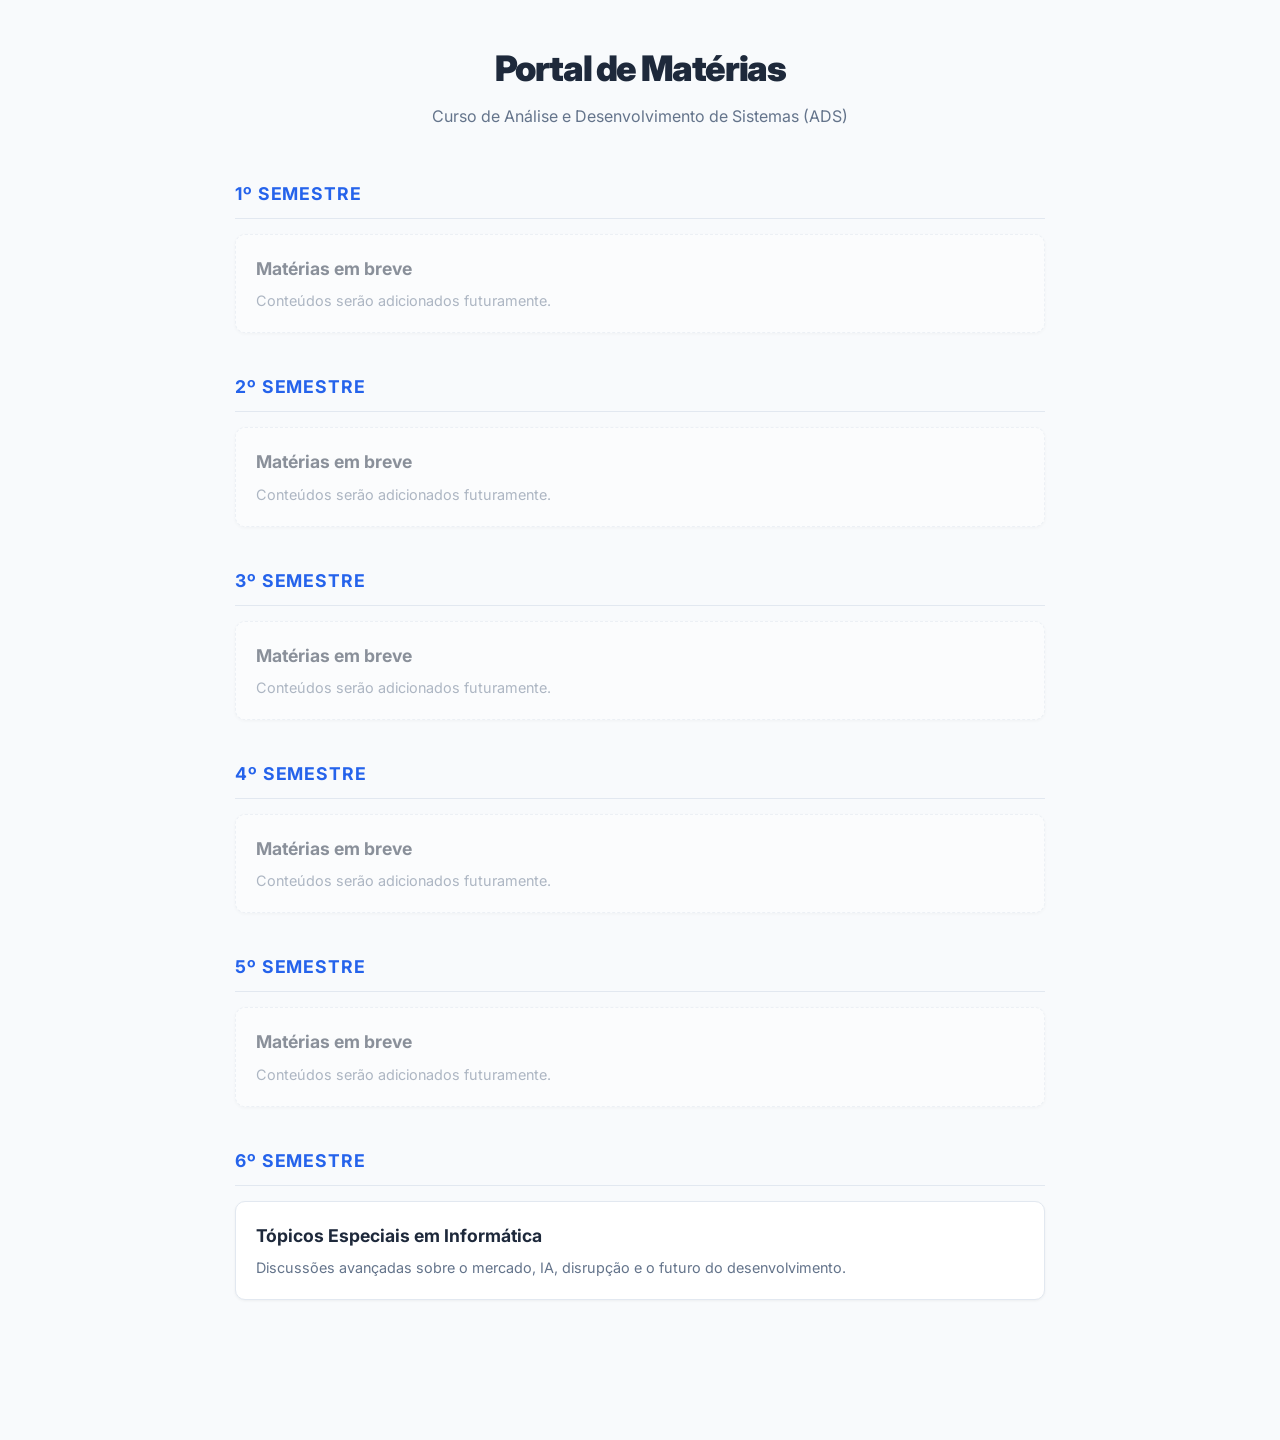
<file: index.html>
<!doctype html>
<html lang="pt-BR">
  <head>
    <meta charset="UTF-8" />
    <meta name="viewport" content="width=device-width, initial-scale=1.0" />
    <title>Portal de Matérias - ADS FATEC</title>
    <link
      href="https://fonts.googleapis.com/css2?family=Inter:wght@300;400;600;800&display=swap"
      rel="stylesheet"
    />
    <link rel="stylesheet" href="assets/css/main.css" />
  </head>
  <body>
    <div class="container">
      <header>
        <h1>Portal de Matérias</h1>
        <p>Curso de Análise e Desenvolvimento de Sistemas (ADS)</p>
      </header>

      <div class="semester-section">
        <h2 class="semester-title">1º Semestre</h2>
        <div class="grid-materias">
          <div class="card-materia disabled">
            <h2>Matérias em breve</h2>
            <p>Conteúdos serão adicionados futuramente.</p>
          </div>
        </div>
      </div>

      <div class="semester-section">
        <h2 class="semester-title">2º Semestre</h2>
        <div class="grid-materias">
          <div class="card-materia disabled">
            <h2>Matérias em breve</h2>
            <p>Conteúdos serão adicionados futuramente.</p>
          </div>
        </div>
      </div>

      <div class="semester-section">
        <h2 class="semester-title">3º Semestre</h2>
        <div class="grid-materias">
          <div class="card-materia disabled">
            <h2>Matérias em breve</h2>
            <p>Conteúdos serão adicionados futuramente.</p>
          </div>
        </div>
      </div>

      <div class="semester-section">
        <h2 class="semester-title">4º Semestre</h2>
        <div class="grid-materias">
          <div class="card-materia disabled">
            <h2>Matérias em breve</h2>
            <p>Conteúdos serão adicionados futuramente.</p>
          </div>
        </div>
      </div>

      <div class="semester-section">
        <h2 class="semester-title">5º Semestre</h2>
        <div class="grid-materias">
          <div class="card-materia disabled">
            <h2>Matérias em breve</h2>
            <p>Conteúdos serão adicionados futuramente.</p>
          </div>
        </div>
      </div>

      <div class="semester-section">
        <h2 class="semester-title">6º Semestre</h2>
        <div class="grid-materias">
          <a
            href="6-semestre/topicos-especiais/index.html"
            class="card-materia"
          >
            <h2>Tópicos Especiais em Informática</h2>
            <p>
              Discussões avançadas sobre o mercado, IA, disrupção e o futuro do
              desenvolvimento.
            </p>
          </a>
        </div>
      </div>
    </div>
  </body>
</html>
</file>
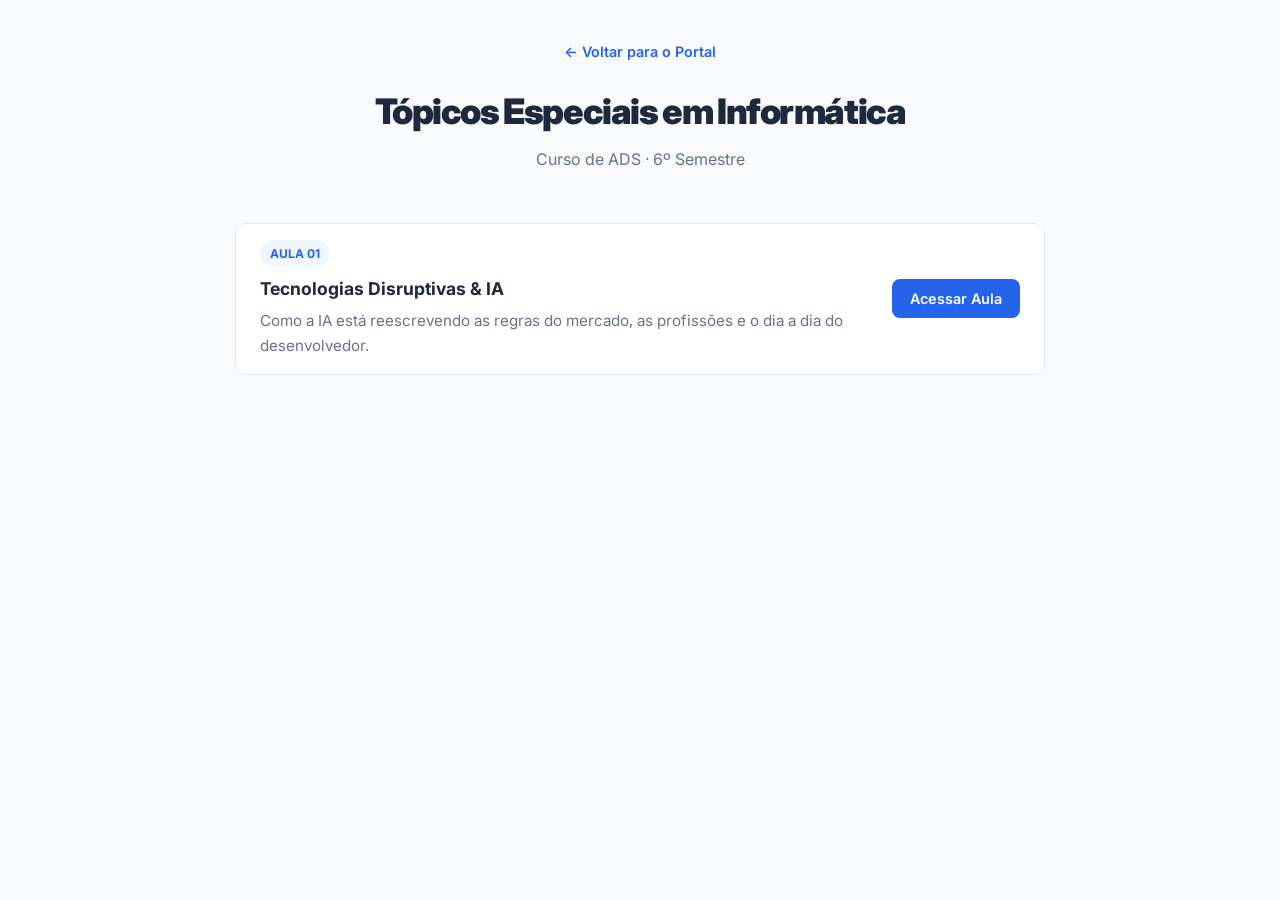
<file: 6-semestre/topicos-especiais/index.html>
<!doctype html>
<html lang="pt-BR">
  <head>
    <meta charset="UTF-8" />
    <meta name="viewport" content="width=device-width, initial-scale=1.0" />
    <title>Tópicos Especiais em Informática - ADS</title>
    <link
      href="https://fonts.googleapis.com/css2?family=Inter:wght@300;400;600;800&display=swap"
      rel="stylesheet"
    />
    <link rel="stylesheet" href="../../assets/css/main.css" />
  </head>
  <body>
    <div class="container">
      <header>
        <a href="../../index.html" class="back-link">← Voltar para o Portal</a>
        <h1>Tópicos Especiais em Informática</h1>
        <p>Curso de ADS · 6º Semestre</p>
      </header>

      <main class="list-aulas">
        <div class="aula-item">
          <div class="aula-info">
            <span class="aula-badge">Aula 01</span>
            <h3>Tecnologias Disruptivas & IA</h3>
            <p>
              Como a IA está reescrevendo as regras do mercado, as profissões e
              o dia a dia do desenvolvedor.
            </p>
          </div>
          <div class="aula-actions">
            <a href="aula-01-disrupcao.html" class="btn btn-primary"
              >Acessar Aula</a
            >
          </div>
        </div>
      </main>
    </div>
  </body>
</html>
</file>
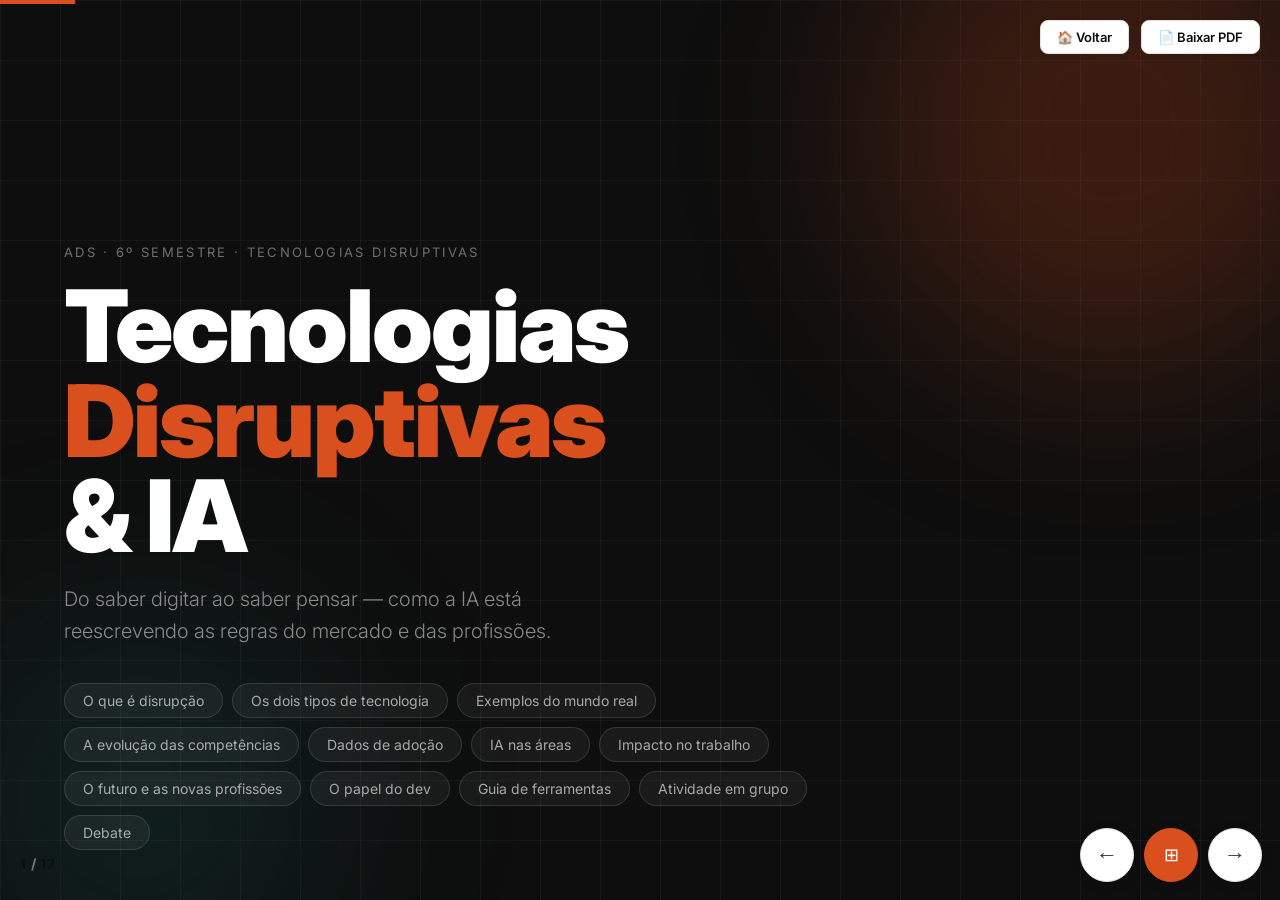
<file: 6-semestre/topicos-especiais/aula-01-disrupcao.html>
<!doctype html>
<html lang="pt-BR">
  <head>
    <meta charset="UTF-8" />
    <meta
      name="viewport"
      content="width=device-width, initial-scale=1.0, maximum-scale=1.0, user-scalable=no"
    />
    <title>Tecnologias Disruptivas & IA — ADS 6º Sem</title>
    <link rel="stylesheet" href="../../assets/css/slides.css" />
  </head>
  <body>
    <div class="action-buttons">
      <a href="index.html" class="btn-action">🏠 Voltar</a>
      <button
        onclick="window.print()"
        class="btn-action"
        title="Gera o arquivo PDF da aula em específico"
      >
        📄 Baixar PDF
      </button>
    </div>

    <div id="progress-bar"></div>
    <div id="slide-counter">
      <span id="cur">1</span> / <span id="tot"></span>
    </div>
    <div id="slide-controls">
      <button class="ctrl-btn" id="btn-prev">←</button>
      <button class="ctrl-btn" id="btn-all" title="Revelar tudo (A)">⊞</button>
      <button class="ctrl-btn" id="btn-next">→</button>
    </div>

    <div class="deck">
      <div class="slide active" id="s0">
        <div class="bg-grid"></div>
        <div class="blob blob1"></div>
        <div class="blob blob2"></div>
        <div class="cover-inner">
          <p class="eyebrow">ADS · 6º Semestre · Tecnologias Disruptivas</p>
          <h1>Tecnologias<br /><em>Disruptivas</em><br />& IA</h1>
          <p class="sub">
            Do saber digitar ao saber pensar — como a IA está reescrevendo as
            regras do mercado e das profissões.
          </p>
          <div class="topics-bar">
            <div class="topic-chip">O que é disrupção</div>
            <div class="topic-chip">Os dois tipos de tecnologia</div>
            <div class="topic-chip">Exemplos do mundo real</div>
            <div class="topic-chip">A evolução das competências</div>
            <div class="topic-chip">Dados de adoção</div>
            <div class="topic-chip">IA nas áreas</div>
            <div class="topic-chip">Impacto no trabalho</div>
            <div class="topic-chip">O futuro e as novas profissões</div>
            <div class="topic-chip">O papel do dev</div>
            <div class="topic-chip">Guia de ferramentas</div>
            <div class="topic-chip">Atividade em grupo</div>
            <div class="topic-chip">Debate</div>
          </div>
        </div>
      </div>

      <div class="slide" id="s1">
        <div
          style="
            flex: 1;
            display: flex;
            flex-direction: column;
            align-items: center;
            justify-content: center;
            text-align: center;
            padding: 36px 24px;
          "
        >
          <div class="tag">Para começar</div>
          <div class="big-q">
            Quantos de vocês já<br />usaram alguma <em>IA</em><br />essa semana?
          </div>
          <p class="sub-q">
            ChatGPT, Copilot, Gemini, Perplexity, Midjourney...<br />Pra
            estudar, trabalhar ou resolver qualquer coisa.
          </p>
        </div>
      </div>

      <div class="slide" id="s2">
        <div class="s-inner">
          <div class="tag">Antes de tudo</div>
          <div class="word-hero rev">Disrupção.</div>
          <div class="word-def rev">
            Você provavelmente já ouviu — mas o que significa de verdade?<br /><br />
            <strong>Disrupção</strong> vem do latim <em>disruptio</em>, que
            significa "rompimento" ou "quebra". No contexto de negócios e
            tecnologia, é usada para descrever uma mudança que
            <strong
              >não apenas melhora algo, mas quebra completamente o modelo
              anterior</strong
            >
            — tornando-o irrelevante ou obsoleto.
          </div>
          <div class="word-origin rev">
            O termo ganhou força acadêmica com o professor Clayton Christensen,
            de Harvard, em 1997. Hoje é um dos conceitos mais discutidos no
            mundo dos negócios — e o que estamos vivendo com a IA é considerado
            pela maioria dos economistas a maior disrupção desde a Revolução
            Industrial.
          </div>
          <div class="reveal-hint">→ clique para revelar</div>
        </div>
      </div>

      <div class="slide" id="s3">
        <div class="s-inner">
          <div class="tag">Dois tipos</div>
          <h2 style="font-size: clamp(26px, 4vw, 48px)">
            Nem toda inovação é
            <em style="font-style: normal; color: var(--accent)">disruptiva</em>
          </h2>
          <div class="def-grid">
            <div class="def-card sust rev">
              <div class="dc-icon">🔧</div>
              <h3>Tecnologia Sustentadora</h3>
              <p>
                Melhora algo que já existe. O produto fica mais rápido, mais
                barato, melhor — mas a lógica continua a mesma.
              </p>
              <div class="ex">
                iPhone 14 → iPhone 16. Melhorou tudo. Mas continua sendo um
                smartphone com a mesma lógica de uso.
              </div>
            </div>
            <div class="def-card disr rev">
              <div class="dc-icon">💥</div>
              <h3>Tecnologia Disruptiva</h3>
              <p>
                Não melhora o que existe —
                <strong>cria uma forma completamente nova</strong> de fazer.
                Torna o modelo anterior obsoleto antes que o mercado perceba.
              </p>
              <div class="ex">
                O smartphone eliminou câmeras compactas, MP3 player, GPS
                dedicado, agenda física — e não melhorou nenhum deles.
                Simplesmente os tornou desnecessários.
              </div>
            </div>
          </div>
          <div class="reveal-hint">→ clique para revelar</div>
        </div>
      </div>

      <div class="slide" id="s4">
        <div class="s-inner">
          <div class="tag">Disrupção ao redor de vocês</div>
          <h2 style="font-size: clamp(24px, 3.5vw, 44px)">
            Aconteceu em todo lugar —
            <em style="font-style: normal; color: var(--accent)"
              >não só em tech</em
            >
          </h2>
          <div class="ex-grid">
            <div class="ex-card rev">
              <div class="ico">🚗</div>
              <div>
                <h3>Uber × Táxi</h3>
                <p>
                  Não criou um táxi melhor. Usou o celular para eliminar a
                  necessidade de frota e licença como barreiras. O modelo
                  inteiro mudou — o produto físico era o carro de sempre.
                </p>
                <div class="nota">
                  Tecnologia foi o habilitador, não o produto.
                </div>
              </div>
            </div>
            <div class="ex-card rev">
              <div class="ico">🎬</div>
              <div>
                <h3>Netflix × Locadoras</h3>
                <p>
                  Começou com DVDs pelo correio — parecia inferior. Em 10 anos,
                  a Blockbuster faliu. Em 15, o próprio DVD sumiu do mercado.
                </p>
                <div class="nota">
                  A Blockbuster recusou comprar a Netflix por US$ 50 mi em 2000.
                </div>
              </div>
            </div>
            <div class="ex-card rev">
              <div class="ico">👟</div>
              <div>
                <h3>Fast fashion × Moda tradicional</h3>
                <p>
                  Zara e Shein mudaram o ciclo de coleções de duas por ano para
                  semanas ou dias. O modelo de produção inteiro foi disruptado —
                  não o produto roupas em si.
                </p>
                <div class="nota">
                  Nenhuma tecnologia complexa — só uma nova lógica de cadeia.
                </div>
              </div>
            </div>
            <div class="ex-card rev">
              <div class="ico">🏦</div>
              <div>
                <h3>Nubank × Bancos tradicionais</h3>
                <p>
                  Sem agência, sem tarifa, sem papel. O banco virou um app. Em
                  2023 o Nubank ultrapassou o Bradesco em número de clientes no
                  Brasil.
                </p>
                <div class="nota">
                  De acordo com o Banco Central do Brasil, 2023.
                </div>
              </div>
            </div>
            <div class="ex-card rev">
              <div class="ico">🏨</div>
              <div>
                <h3>Airbnb × Hotéis</h3>
                <p>
                  Maior rede de hospedagem do mundo sem possuir um único quarto.
                  Mudou quem pode ser anfitrião — não o produto "cama e café".
                </p>
                <div class="nota">
                  Mais de 7 milhões de acomodações em 220 países.
                </div>
              </div>
            </div>
            <div class="ex-card rev">
              <div class="ico">📚</div>
              <div>
                <h3>EAD × Ensino Presencial</h3>
                <p>
                  A pandemia acelerou 10 anos de transição em 1 ano. Vocês
                  viveram isso. Hoje nenhuma instituição ignora o híbrido.
                </p>
                <div class="nota">
                  Segundo o Censo da Educação Superior (INEP), o EAD cresceu
                  474% entre 2011 e 2021.
                </div>
              </div>
            </div>
          </div>
          <div class="reveal-hint">→ clique para revelar um a um</div>
        </div>
      </div>

      <div class="slide" id="s5">
        <div class="s-inner">
          <div class="tag">A evolução das competências</div>
          <h2 style="font-size: clamp(22px, 3vw, 42px)">
            Antes era diferencial. Depois virou
            <em style="font-style: normal; color: var(--accent)">obrigação</em>.
            E agora?
          </h2>
          <div class="eras">
            <div class="era-card rev">
              <div class="period">Anos 80–90</div>
              <h3>🖥️ Era do Operador</h3>
              <p>
                Saber digitar era diferencial de elite. Cursos de informática
                eram pagos, concorridos e listados com orgulho no currículo.
              </p>
              <div class="sabia">
                Vagas de "Digitador" eram anunciadas em jornal com salários
                competitivos.
              </div>
              <div class="badge">Diferencial raro</div>
            </div>
            <div class="era-card rev">
              <div class="period">Anos 2000–2010</div>
              <h3>🌐 Era do Conectado</h3>
              <p>
                Word, Excel e e-mail viraram requisito mínimo. Quem não sabia
                estava fora antes mesmo da entrevista.
              </p>
              <div class="sabia">
                Empresas bloqueavam Orkut no trabalho por considerar "distração
                perigosa".
              </div>
              <div class="badge">Requisito mínimo</div>
            </div>
            <div class="era-card rev">
              <div class="period">Anos 2010–2022</div>
              <h3>📱 Era do Nativo Digital</h3>
              <p>
                Redes sociais, analytics, UX, apps. Saber usar o computador
                virou pressuposto — como saber ler.
              </p>
              <div class="sabia">
                O diferencial passou a ser o que você faz com as ferramentas,
                não se sabe usá-las.
              </div>
              <div class="badge">Pressuposto</div>
            </div>
            <div class="era-card now rev">
              <div class="period">2022 → hoje</div>
              <h3>🤖 Era da IA</h3>
              <p>
                A IA generativa chegou com uma velocidade de adoção sem
                precedentes na história. Quem não aprende está começando a ficar
                para trás.
              </p>
              <div class="sabia">
                O ciclo que levava 10–15 anos para mudar o mínimo esperado agora
                está se comprimindo para 2–3 anos.
              </div>
              <div class="badge">A próxima camada obrigatória</div>
            </div>
          </div>
          <div class="reveal-hint">→ clique para revelar cada era</div>
        </div>
      </div>

      <div class="slide" id="s6">
        <div class="s-inner">
          <div class="tag">Dados de adoção</div>
          <h2 style="font-size: clamp(22px, 3vw, 42px)">
            A velocidade de adoção
            <em style="font-style: normal; color: var(--accent)"
              >nunca foi assim</em
            >
          </h2>
          <p class="chart-intro">
            Quanto tempo cada tecnologia levou para atingir
            <strong>100 milhões de usuários</strong>:
          </p>
          <div class="compare-bars">
            <div
              class="bar-row rev"
              data-w="100"
              data-label="68 anos"
              data-fill="lav"
            >
              <div class="bar-label">✈️ Aviação comercial</div>
              <div class="bar-track"><div class="bar-fill lav"></div></div>
              <div class="bar-src">
                Associação Internacional de Transporte Aéreo (IATA), 2023
              </div>
            </div>
            <div
              class="bar-row rev"
              data-w="72"
              data-label="~13 anos"
              data-fill="lav"
            >
              <div class="bar-label">📺 TV a cores</div>
              <div class="bar-track"><div class="bar-fill lav"></div></div>
              <div class="bar-src">
                Nielsen Media Research — dados históricos
              </div>
            </div>
            <div
              class="bar-row rev"
              data-w="50"
              data-label="7 anos"
              data-fill="org"
            >
              <div class="bar-label">🌐 Internet</div>
              <div class="bar-track"><div class="bar-fill org"></div></div>
              <div class="bar-src">
                Our World in Data — Technology Adoption, 2023
              </div>
            </div>
            <div
              class="bar-row rev"
              data-w="28"
              data-label="3,5 anos"
              data-fill="tea"
            >
              <div class="bar-label">📱 Smartphone</div>
              <div class="bar-track"><div class="bar-fill tea"></div></div>
              <div class="bar-src">Statista — Global Smartphone User Data</div>
            </div>
            <div
              class="bar-row rev"
              data-w="20"
              data-label="2,5 anos"
              data-fill="ink2c"
            >
              <div class="bar-label">📸 Instagram</div>
              <div class="bar-track"><div class="bar-fill ink2c"></div></div>
              <div class="bar-src">
                Meta — relatório de crescimento histórico
              </div>
            </div>
            <div
              class="bar-row rev"
              data-w="5"
              data-label="2 meses"
              data-fill="yel"
            >
              <div class="bar-label">🤖 IA generativa</div>
              <div class="bar-track"><div class="bar-fill yel"></div></div>
              <div class="bar-src">
                Reuters, fevereiro de 2023 — "ChatGPT sets record"
              </div>
            </div>
          </div>
          <div class="reveal-hint">→ clique para revelar cada barra</div>
        </div>
      </div>

      <div class="slide" id="s7">
        <div class="s-inner">
          <div class="tag">IA na prática</div>
          <h2 style="font-size: clamp(22px, 3vw, 42px)">
            O que a IA já está fazendo
            <em style="font-style: normal; color: var(--accent)">agora</em>
          </h2>
          <div class="area-grid">
            <div class="area-card rev">
              <div class="a-icon">⚕️</div>
              <h3>Saúde</h3>
              <p>
                IA diagnostica câncer de pele com precisão superior à de
                dermatologistas em estudo da Google DeepMind, publicado na
                Nature Medicine.
              </p>
              <div class="headline">
                "IA detecta câncer de mama com mais precisão do que médicos em
                estudo com 90 mil pacientes" — The Guardian, 2020
              </div>
            </div>
            <div class="area-card rev">
              <div class="a-icon">⚖️</div>
              <h3>Direito</h3>
              <p>
                Ferramentas de IA analisam contratos em segundos. Pesquisas
                jurídicas que levavam dias passaram a levar minutos nos
                escritórios que adotaram a tecnologia.
              </p>
              <div class="headline">
                "Goldman Sachs usa IA para substituir trabalho de 360 advogados
                em análise de contratos" — Business Insider, 2017
              </div>
            </div>
            <div class="area-card rev">
              <div class="a-icon">🎨</div>
              <h3>Design</h3>
              <p>
                Ferramentas de geração de imagem democratizaram a criação
                visual. O diferencial do designer migrou de execução técnica
                para direção criativa.
              </p>
              <div class="headline">
                "Adobe prevê que IA generativa vai transformar o papel do
                designer criativo nos próximos 3 anos" — Forbes, 2023
              </div>
            </div>
            <div class="area-card rev">
              <div class="a-icon">💻</div>
              <h3>Desenvolvimento</h3>
              <p>
                Assistentes de código com IA aumentam a velocidade de entrega em
                até 55% em tarefas repetitivas, de acordo com pesquisa do GitHub
                publicada em 2022.
              </p>
              <div class="headline">
                "GitHub Copilot: devs completam tarefas 55% mais rápido com IA"
                — GitHub Blog, 2022
              </div>
            </div>
            <div class="area-card rev">
              <div class="a-icon">🛒</div>
              <h3>Varejo</h3>
              <p>
                Algoritmos de recomendação baseados em IA respondem por cerca de
                35% do faturamento da Amazon, de acordo com a McKinsey.
              </p>
              <div class="headline">
                "Amazon anuncia sistema de entrega preditiva que separa produtos
                antes do pedido ser confirmado" — MIT Technology Review, 2022
              </div>
            </div>
            <div class="area-card rev">
              <div class="a-icon">🎓</div>
              <h3>Educação</h3>
              <p>
                Plataformas com IA adaptativa personalizam o ensino para cada
                aluno em tempo real, mudando o papel do professor de transmissor
                para facilitador.
              </p>
              <div class="headline">
                "Duolingo demite 10% dos funcionários após IA assumir criação de
                conteúdo" — The Verge, 2024
              </div>
            </div>
          </div>
          <div class="reveal-hint">→ clique para revelar cada área</div>
        </div>
      </div>

      <div class="slide" id="s8">
        <div class="s-inner">
          <div class="tag">Impacto no trabalho</div>
          <h2 style="font-size: clamp(22px, 3vw, 42px)">
            O que muda no
            <em style="font-style: normal; color: var(--accent)">dia a dia</em>
            das empresas
          </h2>
          <div class="impact-grid">
            <div class="before-after">
              <div class="ba-row rev">
                <div class="ba-box before">Call center com 200 atendentes</div>
                <div class="ba-arrow">→</div>
                <div class="ba-box after">
                  Chatbot IA + 20 atendentes para casos complexos
                </div>
              </div>
              <div class="ba-row rev">
                <div class="ba-box before">
                  Relatório de dados: 3 dias de analista
                </div>
                <div class="ba-arrow">→</div>
                <div class="ba-box after">
                  Insights em 3 minutos. Analista interpreta e decide
                </div>
              </div>
              <div class="ba-row rev">
                <div class="ba-box before">
                  Campanha publicitária em 2 semanas
                </div>
                <div class="ba-arrow">→</div>
                <div class="ba-box after">
                  50 variações testadas em 2 dias com IA
                </div>
              </div>
              <div class="ba-row rev">
                <div class="ba-box before">
                  Revisão de contrato: 4h de advogado
                </div>
                <div class="ba-arrow">→</div>
                <div class="ba-box after">
                  IA identifica cláusulas críticas em minutos
                </div>
              </div>
            </div>
            <div class="stat-col">
              <div class="stat-block rev">
                <div class="stat-num">40%</div>
                <div class="stat-desc">
                  dos empregos globais serão <strong>afetados</strong> pela IA
                </div>
                <div class="stat-src">
                  Fundo Monetário Internacional (FMI), janeiro de 2024
                </div>
              </div>
              <div class="stat-block rev">
                <div class="stat-num">55%</div>
                <div class="stat-desc">
                  de aumento de produtividade relatado por desenvolvedores
                  usando assistentes de IA
                </div>
                <div class="stat-src">
                  GitHub Research — "Quantifying Copilot's Impact", 2022
                </div>
              </div>
              <div class="stat-block rev">
                <div class="stat-num">77%</div>
                <div class="stat-desc">
                  das empresas já usam ou exploram IA em alguma área de negócio
                </div>
                <div class="stat-src">
                  McKinsey Global Institute — The State of AI, 2024
                </div>
              </div>
            </div>
          </div>
          <div class="reveal-hint">→ clique para revelar</div>
        </div>
      </div>

      <div class="slide" id="s9">
        <div class="s-inner">
          <div class="tag">O que vem por aí</div>
          <h2 style="font-size: clamp(22px, 3vw, 42px)">
            Estimativas para o
            <em style="font-style: normal; color: var(--accent)"
              >futuro próximo</em
            >
          </h2>
          <div class="future-grid">
            <div class="fut-card a rev">
              <div class="f-year">Até 2027</div>
              <div class="f-num">85M</div>
              <h3>funções serão automatizadas</h3>
              <p>
                O Fórum Econômico Mundial estima que 85 milhões de funções serão
                substituídas — mas 97 milhões de novos cargos surgirão no mesmo
                período.
              </p>
              <div class="src-note">
                Fórum Econômico Mundial — Future of Jobs Report, 2023
              </div>
            </div>
            <div class="fut-card b rev">
              <div class="f-year">Até 2030</div>
              <div class="f-num">$15T</div>
              <h3>adicionados à economia global</h3>
              <p>
                A PwC projeta que a IA vai contribuir com 15 trilhões de dólares
                ao PIB mundial — mais que o PIB atual da China e da Índia
                juntos.
              </p>
              <div class="src-note" style="color: rgba(255, 255, 255, 0.4)">
                PwC — Sizing the Prize: Global AI Report
              </div>
            </div>
            <div class="fut-card c rev">
              <div class="f-year">Próximos 5 anos</div>
              <div class="f-num">↑</div>
              <h3>Saber usar IA = novo requisito mínimo</h3>
              <p>
                Assim como Excel virou obrigação nos anos 2000, dominar
                ferramentas de IA vai se tornar linha de base para a maioria das
                profissões.
              </p>
              <div class="src-note">
                LinkedIn Economic Graph — Future of Work AI Report, 2024
              </div>
            </div>
          </div>
          <div class="fut-footer rev">
            <strong>⚡</strong>
            <span
              >A questão não é <em>"a IA vai me tirar o emprego?"</em> — é
              <strong
                >"o profissional que usa IA bem vai me tirar o emprego?"</strong
              ></span
            >
          </div>
          <div class="reveal-hint">→ clique para revelar</div>
        </div>
      </div>

      <div class="slide" id="s10">
        <div class="s-inner">
          <div class="tag">Novas profissões</div>
          <h2 style="font-size: clamp(22px, 3vw, 42px)">
            As vagas que estão
            <em style="font-style: normal; color: var(--accent)"
              >surgindo agora</em
            >
          </h2>
          <div class="jobs-grid">
            <div class="job-card rev">
              <div class="j-icon">🧠</div>
              <h3>Engenheiro de Prompts</h3>
              <div class="demand">Alta demanda</div>
              <p>
                Especialista em construir instruções precisas para modelos de
                IA. Salários entre R$ 8k e R$ 25k no Brasil em 2024, segundo o
                LinkedIn.
              </p>
            </div>
            <div class="job-card rev">
              <div class="j-icon">🎓</div>
              <h3>AI Trainer</h3>
              <div class="demand">Crescimento acelerado</div>
              <p>
                Treina e avalia respostas de modelos de IA para melhorar
                qualidade. Trabalho remoto, frequentemente como freelancer ou
                PJ.
              </p>
            </div>
            <div class="job-card rev">
              <div class="j-icon">🔍</div>
              <h3>AI Auditor</h3>
              <div class="demand">Emergente</div>
              <p>
                Avalia vieses, erros e riscos em sistemas de IA. Perfil híbrido
                entre tecnologia, ética e conformidade regulatória.
              </p>
            </div>
            <div class="job-card rev">
              <div class="j-icon">🤝</div>
              <h3>AI Product Manager</h3>
              <div class="demand">Alta demanda</div>
              <p>
                Gerencia produtos que têm IA no núcleo. Combina visão de negócio
                com entendimento técnico de como modelos funcionam.
              </p>
            </div>
            <div class="job-card rev">
              <div class="j-icon">⚙️</div>
              <h3>MLOps Engineer</h3>
              <div class="demand">Muito procurado</div>
              <p>
                Responsável por colocar modelos de IA em produção, monitorá-los
                e garantir que funcionem com estabilidade em escala.
              </p>
            </div>
            <div class="job-card rev">
              <div class="j-icon">🧬</div>
              <h3>Dev com especialização em IA</h3>
              <div class="demand">Diferencial competitivo</div>
              <p>
                Desenvolvedor que integra APIs de IA (OpenAI, Anthropic, Google)
                em sistemas. É o perfil mais próximo de quem está se formando em
                ADS.
              </p>
            </div>
          </div>
          <div class="job-note rev">
            Segundo o relatório LinkedIn Jobs on the Rise 2024, cargos
            relacionados à IA cresceram <strong>74% ao ano</strong> nos últimos
            4 anos.
          </div>
          <div class="reveal-hint">→ clique para revelar</div>
        </div>
      </div>

      <div class="slide" id="s11">
        <div class="s-inner">
          <div class="tag" style="color: var(--yellow)">
            O papel do desenvolvedor
          </div>
          <h2 style="font-size: clamp(22px, 3vw, 42px); color: #fff">
            Isso já está
            <em style="font-style: normal; color: var(--yellow)"
              >acontecendo</em
            >
            em empresas reais
          </h2>
          <p class="agent-intro rev">
            Existem empresas hoje que operam equipes inteiras de desenvolvimento
            com agentes de IA independentes: um agente faz o papel de front-end,
            outro de back-end, outro de QA, outro de PO — e eles se comunicam
            entre si, fazem daily, revisam código e entregam features.
          </p>
          <div class="agent-grid">
            <div class="agent-box rev">
              <h3>🤖 O que os agentes já fazem</h3>
              <ul>
                <li>Escrevem, revisam e refatoram código automaticamente</li>
                <li>Abrem e fecham tickets conforme o progresso</li>
                <li>Detectam bugs e sugerem correções em tempo real</li>
                <li>Documentam o código gerado sem intervenção humana</li>
                <li>
                  Fazem deploy em ambientes de teste e reportam resultados
                </li>
              </ul>
            </div>
            <div class="agent-box rev">
              <h3>👨‍💻 O que o dev passa a fazer</h3>
              <ul>
                <li>
                  Definir a arquitetura e as decisões técnicas de alto nível
                </li>
                <li>
                  Validar o que a IA entrega — não executar o que ela poderia
                  fazer
                </li>
                <li>Resolver os problemas que a IA ainda não consegue</li>
                <li>
                  Garantir contexto de negócio que o modelo não tem acesso
                </li>
                <li>Orquestrar os agentes e definir quando intervir</li>
              </ul>
            </div>
          </div>
          <div class="agent-highlight rev">
            O desenvolvedor do futuro não é aquele que digita mais código — é
            aquele que sabe o que pedir, como validar e quando a IA está errada.
          </div>
          <div class="reveal-hint">→ clique para revelar</div>
        </div>
      </div>

      <div class="slide" id="s12">
        <div class="s-inner">
          <div class="tag">Guia prático</div>
          <h2 style="font-size: clamp(22px, 3vw, 42px)">
            Qual IA usar para
            <em style="font-style: normal; color: var(--accent)">cada coisa</em
            >?
          </h2>
          <div class="ai-grid">
            <div class="ai-card ai-gpt rev">
              <div class="ai-name">ChatGPT</div>
              <div class="ai-tag">Texto & uso geral</div>
              <p>
                Melhor para conversas, rascunhos, explicações e brainstorms.
                Versátil. Ótimo ponto de entrada. GPT-4o faz texto, imagem e voz
                na mesma interface.
              </p>
              <div class="best-for">
                → Produtividade geral, conteúdo, ideação
              </div>
            </div>
            <div class="ai-card ai-claude rev">
              <div class="ai-name">Claude</div>
              <div class="ai-tag">Código & análise longa</div>
              <p>
                Excelente para programação, revisão de código e análise de
                documentos extensos. Mais cuidadoso com precisão e raciocínio
                estruturado.
              </p>
              <div class="best-for">
                → Dev, ADS, análise técnica, documentos 😄
              </div>
            </div>
            <div class="ai-card ai-gemini rev">
              <div class="ai-name">Gemini</div>
              <div class="ai-tag">Ecossistema Google</div>
              <p>
                Nativo no Gmail, Drive e Docs. Ideal para quem já vive no Google
                Workspace. Acesso a busca em tempo real integrada.
              </p>
              <div class="best-for">→ Google Workspace, pesquisa atual</div>
            </div>
            <div class="ai-card ai-copilot rev">
              <div class="ai-name">GitHub Copilot</div>
              <div class="ai-tag">Código no editor</div>
              <p>
                Dentro do VS Code. Completa código, sugere funções e detecta
                bugs enquanto você digita. Padrão de mercado para
                desenvolvedores em 2024.
              </p>
              <div class="best-for">
                → Programação, autocomplete, refatoração
              </div>
            </div>
            <div class="ai-card ai-midj rev">
              <div class="ai-name">Midjourney</div>
              <div class="ai-tag">Imagens artísticas</div>
              <p>
                Referência em geração de imagens com qualidade premium. Controle
                fino de estilo e composição. Favorito de designers
                profissionais.
              </p>
              <div class="best-for">→ Arte, branding, conceito visual</div>
            </div>
            <div class="ai-card ai-leo rev">
              <div class="ai-name">Leonardo AI</div>
              <div class="ai-tag">Assets para games & UI</div>
              <p>
                Especializado em personagens, texturas e concept art para games.
                Treinamento específico para game design. Versão gratuita
                generosa.
              </p>
              <div class="best-for">
                → Game dev, concept art, assets visuais
              </div>
            </div>
          </div>
          <div class="reveal-hint">→ clique para revelar cada ferramenta</div>
        </div>
      </div>

      <div class="slide" id="s13">
        <div class="s-inner">
          <div class="tag" style="color: var(--yellow)">Atividade em grupo</div>
          <div class="act-grid">
            <div class="left">
              <h2>Mapa da<br /><em>Disrupção</em></h2>
              <p>
                Vocês são consultores contratados por uma empresa fictícia. A IA
                vai apresentar a empresa, o setor, os desafios e o contexto.
                Missão: mapear como a IA pode disrupcionar aquele negócio.
              </p>
              <div class="sectors">
                <div class="sec-chip">🏦 Financeiro</div>
                <div class="sec-chip">🏥 Saúde</div>
                <div class="sec-chip">📰 Mídia</div>
                <div class="sec-chip">🎓 Educação</div>
                <div class="sec-chip">🛒 Varejo</div>
                <div class="sec-chip">🚚 Logística</div>
              </div>
            </div>
            <div class="act-right">
              <h3>Como funciona</h3>
              <ul class="step-list-s">
                <li>
                  <span class="n">1</span>Abra o link
                  <a
                    href="https://gemini.google.com/gem/1IT6YZI61VSQNzCX9yvHhF1MRsNRMaS02?usp=sharing"
                    target="_blank"
                    >CLIQUE AQUI</a
                  >
                  da GEM enviado pelo professor e envie:
                  <em
                    >"Boa tarde, meu nome é [seu nome] e faço parte do grupo
                    [nome do grupo]."</em
                  >
                </li>
                <li>
                  <span class="n">2</span>Conversem com o "funcionário" da
                  empresa para entender o negócio. Façam perguntas.
                </li>
                <li>
                  <span class="n">3</span>Pesquisem como a IA já impacta aquele
                  setor — celular e notebook liberados
                </li>
                <li>
                  <span class="n">4</span>Identifiquem: o que é melhoria? O que
                  é disrupção real?
                </li>
                <li>
                  <span class="n">5</span>Apresentem em 3 min:
                  <em>"Se você fosse o CEO, o que faria hoje?"</em>
                </li>
              </ul>
              <div class="entrega-box">
                <div class="e-label">📄 Entregável</div>
                <p>
                  Ao final, peçam ao chat para
                  <strong>gerar um resumo do que foi discutido</strong>. Copiem
                  e colem em um documento compartilhado e enviem com os nomes do
                  grupo. O documento deve conter: empresa, setor, impactos
                  identificados e recomendação final.
                </p>
              </div>
            </div>
          </div>
        </div>
      </div>

      <div class="slide" id="s14">
        <div class="s-inner">
          <div class="tag">Debate</div>
          <h2 style="font-size: clamp(22px, 3vw, 42px)">
            A IA
            <em style="font-style: normal; color: var(--accent2)">liberta</em>
            ou
            <em style="font-style: normal; color: var(--accent)">preocupa</em>?
          </h2>
          <div class="debate-cols">
            <div class="deb-col pro rev">
              <h3>✅ Liberta</h3>
              <ul>
                <li>
                  Automatiza o repetitivo, liberando tempo para criatividade
                </li>
                <li>
                  Democratiza habilidades antes caras: design, código, análise
                </li>
                <li>Cria profissões que não existiam há 3 anos</li>
                <li>
                  Pequenas empresas competem com grandes usando as mesmas
                  ferramentas
                </li>
              </ul>
            </div>
            <div class="deb-col contra rev">
              <h3>⚠️ Preocupa</h3>
              <ul>
                <li>Concentra poder em poucas big techs</li>
                <li>
                  Elimina empregos de entrada — onde jovens aprendem na prática
                </li>
                <li>Preconceitos dos dados de treino propagados em escala</li>
                <li>Adaptação exige acesso que nem todos têm</li>
              </ul>
            </div>
          </div>
          <div class="closing-q rev">
            <div class="cq-label">💬 Questão para cada um de vocês</div>
            <p>
              Você está se formando em ADS. Daqui 5 anos, o que vai diferenciar
              o seu trabalho de um modelo de IA que já escreve código, cria
              sistemas e analisa dados?
            </p>
          </div>
          <div class="reveal-hint">→ clique para revelar</div>
        </div>
      </div>

      <div class="slide" id="s15">
        <div class="s-inner">
          <div class="tag">Saúde Mental Tech</div>
          <h2 style="font-size: clamp(22px, 3vw, 42px)">
            O Elefante na Sala:
            <em style="font-style: normal; color: var(--accent)"
              >A Síndrome do Impostor</em
            >
          </h2>
          <p class="chart-intro rev" style="margin-bottom: 16px">
            "Se a IA faz tudo tão rápido, qual é o meu valor?"
          </p>

          <div class="debate-cols">
            <div
              class="deb-col rev"
              style="background: var(--white); border-color: var(--border)"
            >
              <p
                style="
                  font-size: clamp(15px, 1.6vw, 18px);
                  color: var(--ink2);
                  line-height: 1.6;
                  margin-bottom: 16px;
                "
              >
                A evolução desenfreada das ferramentas de IA tem gerado um pico
                de ansiedade na comunidade de desenvolvimento.
              </p>
              <p
                style="
                  font-size: clamp(15px, 1.6vw, 18px);
                  color: var(--ink2);
                  line-height: 1.6;
                  margin-bottom: 16px;
                "
              >
                A sensação de que
                <strong>"nunca sabemos o suficiente"</strong> ou que ficaremos
                obsoletos em meses é o que chamamos de intensificação da
                Síndrome do Impostor.
              </p>
              <div
                style="
                  margin-top: 20px;
                  background: rgba(26, 107, 94, 0.08);
                  border-left: 3px solid var(--accent2);
                  padding: 14px 18px;
                  border-radius: 0 12px 12px 0;
                "
              >
                <p
                  style="
                    font-size: clamp(14px, 1.5vw, 16px);
                    color: var(--accent2);
                    font-weight: 600;
                    line-height: 1.5;
                  "
                >
                  Lembre-se: A IA é um amplificador da sua capacidade de
                  resolver problemas, não um substituto para o seu julgamento
                  crítico e experiência humana.
                </p>
              </div>
            </div>

            <div
              class="deb-col rev"
              style="
                padding: 0;
                background: transparent;
                border: none;
                display: flex;
                flex-direction: column;
                justify-content: center;
              "
            >
              <div
                style="
                  position: relative;
                  padding-bottom: 56.25%;
                  height: 0;
                  overflow: hidden;
                  border-radius: 12px;
                  border: 1px solid var(--border);
                  box-shadow: 0 10px 30px rgba(0, 0, 0, 0.1);
                "
              >
                <iframe
                  style="
                    position: absolute;
                    top: 0;
                    left: 0;
                    width: 100%;
                    height: 100%;
                  "
                  src="https://www.youtube.com/embed/xO2EkUAtTh8"
                  title="YouTube video player"
                  frameborder="0"
                  allow="
                    accelerometer;
                    autoplay;
                    clipboard-write;
                    encrypted-media;
                    gyroscope;
                    picture-in-picture;
                    web-share;
                  "
                  allowfullscreen
                ></iframe>
              </div>
            </div>
          </div>

          <div class="reveal-hint">→ clique para revelar</div>
        </div>
      </div>

      <div class="slide" id="s16">
        <div class="bg-grid2"></div>
        <div class="close-inner">
          <div class="big-close">
            O diferencial<br />não é a <em>ferramenta</em>.<br />É quem sabe<br />usá-la
            melhor.
          </div>
          <p>
            O curso de informática formava quem sabia usar a ferramenta de uma
            época. Para suas aulas na FATEC, o que vocês precisam construir é a
            capacidade de aprender qualquer ferramenta nova rapidamente.<br /><br />As
            ferramentas vão continuar mudando. A curiosidade, não.
          </p>
          <div class="tools">
            <div class="tool-chip">ChatGPT</div>
            <div class="tool-chip">Claude</div>
            <div class="tool-chip">Gemini</div>
            <div class="tool-chip">Copilot</div>
            <div class="tool-chip">Midjourney</div>
            <div class="tool-chip">Leonardo</div>
            <div class="tool-chip">... e o que vem depois</div>
          </div>
        </div>
      </div>
    </div>
    <script src="../../assets/js/slides.js"></script>
  </body>
</html>
</file>
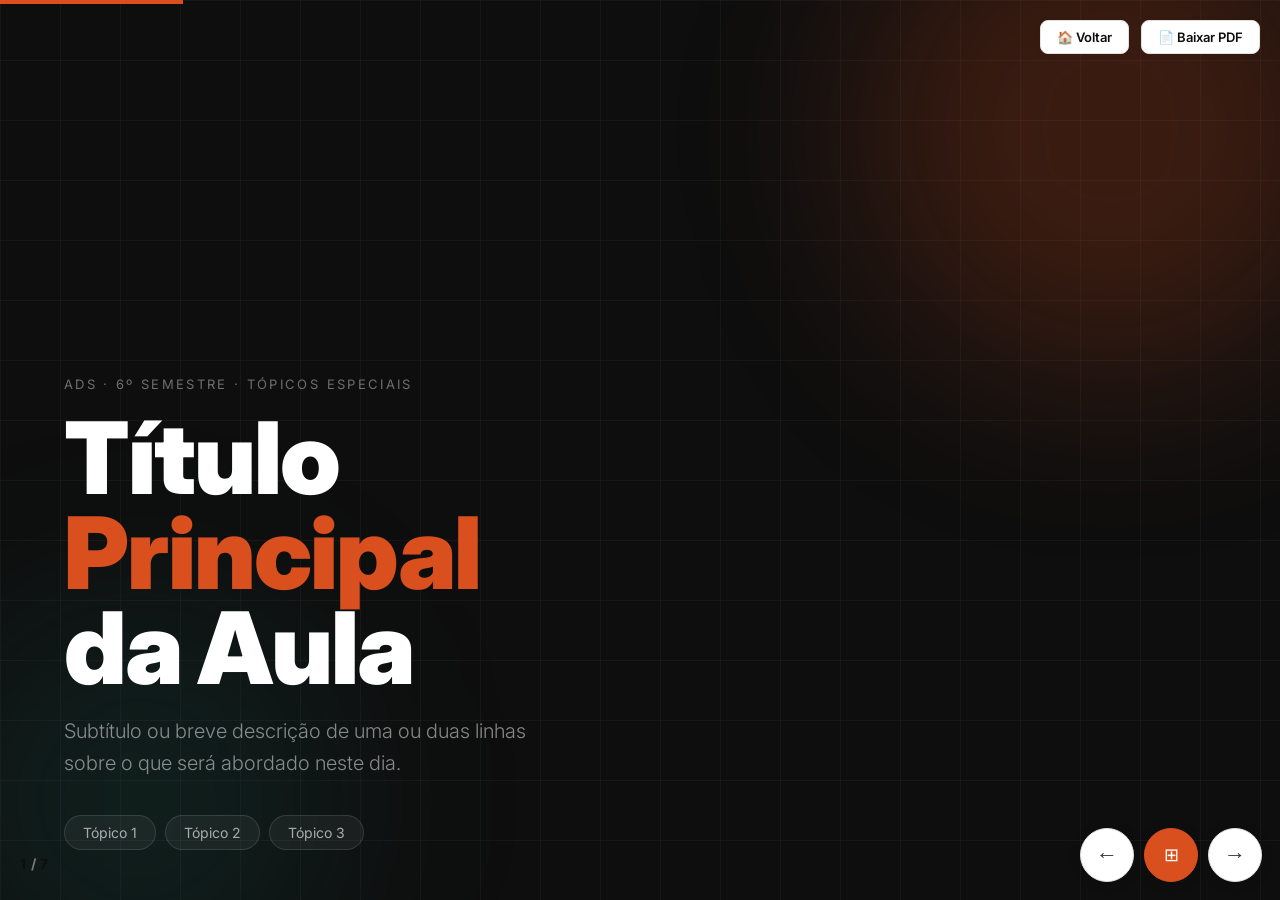
<file: 6-semestre/topicos-especiais/aula-modelo.html>
<!doctype html>
<html lang="pt-BR">
  <head>
    <meta charset="UTF-8" />
    <meta name="viewport" content="width=device-width, initial-scale=1.0, maximum-scale=1.0, user-scalable=no" />
    <title>NOME DA AULA — ADS 6º Sem</title>
    <link href="https://fonts.googleapis.com/css2?family=Inter:wght@300;400;500;600;700;800;900&display=swap" rel="stylesheet" />
    <link rel="stylesheet" href="../../assets/css/slides.css" />
  </head>
  <body>

    <div class="action-buttons">
      <a href="index.html" class="btn-action">🏠 Voltar</a>
      <button onclick="window.print()" class="btn-action" title="Gera o arquivo PDF">📄 Baixar PDF</button>
    </div>

    <div id="progress-bar"></div>
    <div id="slide-counter"><span id="cur">1</span> / <span id="tot"></span></div>
    <div id="slide-controls">
      <button class="ctrl-btn" id="btn-prev">←</button>
      <button class="ctrl-btn" id="btn-all" title="Revelar tudo (A)">⊞</button>
      <button class="ctrl-btn" id="btn-next">→</button>
    </div>

    <div class="deck">

      <!-- =============================================
           SLIDE 0 — CAPA (obrigatório, não remover)
           ============================================= -->
      <div class="slide active" id="s0">
        <div class="bg-grid"></div>
        <div class="blob blob1"></div>
        <div class="blob blob2"></div>
        <div class="cover-inner">
          <p class="eyebrow">ADS · 6º Semestre · TÓPICOS ESPECIAIS</p>
          <h1>Título<br /><em>Principal</em><br />da Aula</h1>
          <p class="sub">Subtítulo ou breve descrição de uma ou duas linhas sobre o que será abordado neste dia.</p>
          <div class="topics-bar">
            <div class="topic-chip">Tópico 1</div>
            <div class="topic-chip">Tópico 2</div>
            <div class="topic-chip">Tópico 3</div>
          </div>
        </div>
      </div>

      <!-- =============================================
           SLIDE — PALAVRA / CONCEITO CENTRAL
           Use: para definir um termo importante
           ============================================= -->
      <div class="slide">
        <div class="s-inner">
          <div class="tag">Antes de tudo</div>
          <div class="word-hero rev">Conceito.</div>
          <div class="word-def rev">
            Definição principal entra aqui.<br /><br />
            Use <strong>negrito</strong> para dar ênfase.
          </div>
          <div class="word-origin rev">
            Parágrafo de apoio com barra lateral. Boa para origem, contexto histórico ou nota extra.
          </div>
          <div class="reveal-hint">→ clique para revelar</div>
        </div>
      </div>

      <!-- =============================================
           SLIDE — COMPARATIVO (2 colunas)
           Use: para contrastar dois conceitos
           ============================================= -->
      <div class="slide">
        <div class="s-inner">
          <div class="tag">Comparativo</div>
          <h2 style="font-size:clamp(26px,4vw,48px)">
            Título do slide <em style="font-style:normal;color:var(--accent)">aqui</em>
          </h2>
          <div class="def-grid">
            <div class="def-card sust rev">
              <div style="font-size:38px;margin-bottom:16px">🔧</div>
              <h3>Lado A</h3>
              <p class="card-p">Explicação do item.</p>
            </div>
            <div class="def-card disr rev">
              <div style="font-size:38px;margin-bottom:16px">💥</div>
              <h3>Lado B</h3>
              <p class="card-p" style="color:rgba(255,255,255,.7)">Troque "disr" por "sust" se não quiser fundo escuro.</p>
            </div>
          </div>
          <div class="reveal-hint">→ clique para revelar</div>
        </div>
      </div>

      <!-- =============================================
           SLIDE — LISTA COM ÍCONES
           Use: exemplos, casos reais, itens com ícone
           ============================================= -->
      <div class="slide">
        <div class="s-inner">
          <div class="tag">Exemplos</div>
          <h2 style="font-size:clamp(24px,3.5vw,44px)">
            Título <em style="font-style:normal;color:var(--accent)">aqui</em>
          </h2>
          <div class="ex-grid">

            <div class="ex-card rev">
              <div class="card-icon">🚀</div>
              <div>
                <h3>Título do Item</h3>
                <p class="card-p">Descrição do item aqui.</p>
                <p class="src-note">Fonte opcional.</p>
              </div>
            </div>

            <div class="ex-card rev">
              <div class="card-icon">📊</div>
              <div>
                <h3>Outro Item</h3>
                <p class="card-p">O grid organiza automaticamente em colunas.</p>
              </div>
            </div>

            <div class="ex-card rev">
              <div class="card-icon">💻</div>
              <div>
                <h3>Mais um Item</h3>
                <p class="card-p">Adicione ou remova cards conforme precisar.</p>
              </div>
            </div>

            <div class="ex-card rev">
              <div class="card-icon">🎯</div>
              <div>
                <h3>Quarto Item</h3>
                <p class="card-p">O layout responde automaticamente no mobile.</p>
              </div>
            </div>

          </div>
          <div class="reveal-hint">→ clique para revelar</div>
        </div>
      </div>

      <!-- =============================================
           SLIDE — ANTES / DEPOIS + ESTATÍSTICAS
           Use: para impacto de mudanças com dados
           ============================================= -->
      <div class="slide">
        <div class="s-inner">
          <div class="tag">Dados</div>
          <h2 style="font-size:clamp(24px,3.5vw,44px)">
            Título <em style="font-style:normal;color:var(--accent)">aqui</em>
          </h2>
          <div class="impact-grid">
            <div class="before-after">
              <div class="ba-row rev">
                <div class="ba-box before">Situação anterior</div>
                <div class="ba-arrow">→</div>
                <div class="ba-box after">Situação nova</div>
              </div>
              <div class="ba-row rev">
                <div class="ba-box before">Outro exemplo antes</div>
                <div class="ba-arrow">→</div>
                <div class="ba-box after">Outro exemplo depois</div>
              </div>
            </div>
            <div class="stat-col">
              <div class="stat-block rev">
                <div class="stat-num">00%</div>
                <div class="stat-desc">Descrição do dado aqui</div>
                <div class="stat-src">Fonte — Instituição, Ano</div>
              </div>
              <div class="stat-block rev">
                <div class="stat-num">00M</div>
                <div class="stat-desc">Descrição do segundo dado</div>
                <div class="stat-src">Fonte — Instituição, Ano</div>
              </div>
            </div>
          </div>
          <div class="reveal-hint">→ clique para revelar</div>
        </div>
      </div>

      <!-- =============================================
           SLIDE — DEBATE (2 colunas pro/contra)
           Use: para discussões e fechamento de seção
           ============================================= -->
      <div class="slide">
        <div class="s-inner">
          <div class="tag">Debate</div>
          <h2 style="font-size:clamp(22px,3vw,42px)">
            Pergunta <em style="font-style:normal;color:var(--accent2)">a</em> ou <em style="font-style:normal;color:var(--accent)">b</em>?
          </h2>
          <div class="debate-cols">
            <div class="deb-col pro rev">
              <h3>✅ Argumento positivo</h3>
              <ul>
                <li>Ponto 1 do argumento</li>
                <li>Ponto 2 do argumento</li>
                <li>Ponto 3 do argumento</li>
              </ul>
            </div>
            <div class="deb-col contra rev">
              <h3>⚠️ Argumento negativo</h3>
              <ul>
                <li>Ponto 1 do argumento</li>
                <li>Ponto 2 do argumento</li>
                <li>Ponto 3 do argumento</li>
              </ul>
            </div>
          </div>
          <div class="closing-q rev">
            <div class="cq-label">💬 Questão para a turma</div>
            <p>Pergunta reflexiva que encerra a discussão e fica na cabeça dos alunos.</p>
          </div>
          <div class="reveal-hint">→ clique para revelar</div>
        </div>
      </div>

      <!-- =============================================
           SLIDE — ENCERRAMENTO (obrigatório, manter por último)
           Classe "slide-final" faz todo o estilo. Só troque o texto.
           ============================================= -->
      <div class="slide slide-final">
        <div class="bg-grid2"></div>
        <div class="close-inner">
          <div class="big-close">
            Frase de<br />encerramento <em>aqui</em>!
          </div>
          <p>Mensagem final de reflexão da aula entra aqui. Pode ter duas linhas.</p>
        </div>
      </div>

    </div><!-- /deck -->

    <script src="../../assets/js/slides.js"></script>
  </body>
</html>
</file>
<file: assets/css/main.css>
:root {
  --bg: #f8fafc;
  --card-bg: #ffffff;
  --text-main: #1e293b;
  --text-muted: #64748b;
  --accent: #2563eb;
  --accent-hover: #1d4ed8; /* <-- O BEM DITO CULPADO QUE FAZIA O BOTÃO SUMIR */
  --border: #e2e8f0;
  --font-size-base: 15px;
}

@media (prefers-color-scheme: dark) {
  :root {
    --bg: #0f172a;
    --card-bg: #1e293b;
    --text-main: #f1f5f9;
    --text-muted: #94a3b8;
    --border: #334155;
  }
}

* {
  margin: 0;
  padding: 0;
  box-sizing: border-box;
}
body {
  background: var(--bg);
  color: var(--text-main);
  font-family: "Inter", sans-serif;
  font-size: var(--font-size-base);
  line-height: 1.6;
  transition: background 0.3s ease;
  padding-bottom: 60px;
}
.container {
  max-width: 850px;
  margin: 0 auto;
  padding: 40px 20px;
}

header {
  margin-bottom: 50px;
  text-align: center;
}
header h1 {
  font-size: 2.2rem;
  font-weight: 900;
  letter-spacing: -0.04em;
  margin-bottom: 8px;
}
header p {
  color: var(--text-muted);
  font-size: 1rem;
}

.semester-section {
  margin-bottom: 40px;
}
.semester-title {
  font-size: 1.1rem;
  font-weight: 700;
  color: var(--accent);
  text-transform: uppercase;
  letter-spacing: 0.05em;
  margin-bottom: 15px;
  padding-bottom: 10px;
  border-bottom: 1px solid var(--border);
}
.grid-materias {
  display: grid;
  grid-template-columns: repeat(auto-fit, minmax(250px, 1fr));
  gap: 16px;
}
.card-materia {
  background: var(--card-bg);
  border: 1px solid var(--border);
  border-radius: 10px;
  padding: 20px;
  text-decoration: none;
  color: inherit;
  transition: all 0.2s ease;
  display: flex;
  flex-direction: column;
  box-shadow: 0 1px 3px rgba(0, 0, 0, 0.05);
}
.card-materia:hover {
  transform: translateY(-3px);
  border-color: var(--accent);
  box-shadow: 0 10px 20px rgba(0, 0, 0, 0.08);
}
.card-materia.disabled {
  opacity: 0.5;
  cursor: not-allowed;
  border-style: dashed;
}
.card-materia h2 {
  font-size: 1.1rem;
  margin-bottom: 6px;
  font-weight: 700;
}
.card-materia p {
  font-size: 0.9rem;
  color: var(--text-muted);
}

/* Listagem de Aulas */
.list-aulas {
  display: flex;
  flex-direction: column;
  gap: 16px;
}
.aula-item {
  background: var(--card-bg);
  border: 1px solid var(--border);
  border-radius: 10px;
  padding: 16px 24px;
  display: flex;
  justify-content: space-between;
  align-items: center;
  margin-bottom: 12px;
  transition: border-color 0.2s;
}
.aula-info h3 {
  font-size: 1.1rem;
  font-weight: 700;
  margin-bottom: 6px;
}
.aula-info p {
  font-size: 0.95rem;
  color: var(--text-muted);
}
.aula-badge {
  display: inline-block;
  font-size: 0.75rem;
  font-weight: 700;
  text-transform: uppercase;
  background: #eff6ff;
  color: var(--accent);
  padding: 4px 10px;
  border-radius: 100px;
  margin-bottom: 8px;
}

.back-link {
  color: var(--accent);
  text-decoration: none;
  font-size: 0.9rem;
  font-weight: 600;
  margin-bottom: 20px;
  display: inline-block;
}
.back-link:hover {
  text-decoration: underline;
}

.btn {
  display: inline-flex;
  align-items: center;
  justify-content: center;
  padding: 8px 18px;
  border-radius: 8px;
  font-weight: 600;
  text-decoration: none;
  transition: background 0.2s;
  font-size: 0.9rem;
  cursor: pointer;
  border: none;
  white-space: nowrap;
}
.btn-primary {
  background: var(--accent);
  color: #fff;
}
.btn-primary:hover {
  background: var(--accent-hover);
}

@media (max-width: 600px) {
  .aula-item {
    flex-direction: column;
    align-items: flex-start;
    gap: 15px;
  }
}
</file>
<file: assets/css/slides.css>
@import url("https://fonts.googleapis.com/css2?family=Inter:wght@300;400;500;600;700;800;900&display=swap");

*,
*::before,
*::after {
  margin: 0;
  padding: 0;
  box-sizing: border-box;
}
:root {
  --bg: #f7f6f2;
  --white: #fff;
  --ink: #0e0e0e;
  --ink2: #3a3a3a;
  --muted: #777;
  --border: #e2e1dd;
  --accent: #d94f1e;
  --accent2: #1a6b5e;
  --yellow: #f5c400;
  /* Fonte alterada para leitura fácil, mantendo o design original */
  --font-h: "Inter", sans-serif;
  --font-b: "Inter", sans-serif;
}
html,
body {
  width: 100%;
  height: 100%;
  overflow: hidden;
  background: var(--bg);
  font-family: var(--font-b);
  color: var(--ink);
}

/* ENGINE */
.deck {
  width: 100vw;
  height: 100vh;
  position: relative;
}
.slide {
  position: absolute;
  inset: 0;
  width: 100%;
  height: 100%;
  display: flex;
  flex-direction: column;
  opacity: 0;
  pointer-events: none;
  transition:
    opacity 0.4s ease,
    transform 0.4s ease;
  transform: translateX(60px);
  overflow: hidden;
}
.slide.active {
  opacity: 1;
  pointer-events: all;
  transform: translateX(0);
}
.slide.out {
  opacity: 0;
  transform: translateX(-60px);
}
.s-inner {
  flex: 1;
  overflow-y: auto;
  -webkit-overflow-scrolling: touch;
  display: flex;
  flex-direction: column;
  padding: 40px 64px 88px;
}
@media (max-width: 700px) {
  .s-inner {
    padding: 24px 18px 88px;
  }
}

/* CONTROLS & BOTÕES */
#progress-bar {
  position: fixed;
  top: 0;
  left: 0;
  height: 4px;
  background: var(--accent);
  transition: width 0.4s ease;
  z-index: 999;
}
#slide-controls {
  position: fixed;
  bottom: 18px;
  right: 18px;
  display: flex;
  gap: 10px;
  z-index: 999;
}
.ctrl-btn {
  width: 54px;
  height: 54px;
  border-radius: 50%;
  border: 1.5px solid var(--border);
  background: var(--white);
  cursor: pointer;
  font-size: 22px;
  display: flex;
  align-items: center;
  justify-content: center;
  box-shadow: 0 2px 14px rgba(0, 0, 0, 0.1);
  transition:
    background 0.2s,
    transform 0.15s;
  color: var(--ink2);
  -webkit-tap-highlight-color: transparent;
  touch-action: manipulation;
}
.ctrl-btn:hover,
.ctrl-btn:active {
  background: var(--ink);
  color: #fff;
  border-color: var(--ink);
  transform: scale(1.08);
}
#slide-counter {
  position: fixed;
  bottom: 28px;
  left: 20px;
  font-size: 14px;
  font-family: var(--font-h);
  font-weight: 700;
  letter-spacing: 0.06em;
  color: var(--muted);
  z-index: 999;
}
#slide-counter span {
  color: var(--ink);
}

.action-buttons {
  position: fixed;
  top: 20px;
  right: 20px;
  display: flex;
  gap: 12px;
  z-index: 999;
}
.btn-action {
  display: flex;
  align-items: center;
  gap: 8px;
  padding: 8px 16px;
  border-radius: 8px;
  font-size: 13px;
  font-weight: 600;
  cursor: pointer;
  border: 1px solid var(--border);
  background: var(--white);
  color: var(--ink);
  text-decoration: none;
  box-shadow: 0 2px 8px rgba(0, 0, 0, 0.05);
  transition: all 0.2s;
  font-family: var(--font-b);
}
.btn-action:hover {
  border-color: var(--accent);
  color: var(--accent);
  transform: translateY(-2px);
}

/* BOTÃO REVELAR TUDO — estilo diferenciado para separar do nav principal */
#btn-all {
  background: var(--accent);
  color: #fff;
  border-color: var(--accent);
  font-size: 18px;
}
#btn-all:hover,
#btn-all:active {
  background: #b03d14;
  border-color: #b03d14;
  color: #fff;
}

/* HELPERS */
.tag {
  display: inline-flex;
  align-items: center;
  gap: 8px;
  font-size: 14px;
  text-transform: uppercase;
  letter-spacing: 0.14em;
  font-weight: 700;
  color: var(--accent);
  margin-bottom: 14px;
  flex-shrink: 0;
}
.tag::after {
  content: "";
  width: 30px;
  height: 2px;
  background: var(--accent);
  display: inline-block;
}
h1,
h2,
h3 {
  font-family: var(--font-h);
  line-height: 1.05;
  letter-spacing: -0.02em;
}
.src-note {
  font-size: 13px;
  color: var(--muted);
  font-style: italic;
  margin-top: 6px;
}

/* REVEAL */
.rev {
  opacity: 0;
  transform: translateY(20px);
  transition:
    opacity 0.45s ease,
    transform 0.45s ease;
  pointer-events: none;
}
.rev.rev-done {
  opacity: 1;
  transform: translateY(0);
  pointer-events: auto;
}
.reveal-hint {
  position: absolute;
  bottom: 70px;
  left: 50%;
  transform: translateX(-50%);
  font-size: 13px;
  color: var(--muted);
  display: flex;
  align-items: center;
  gap: 6px;
  animation: pulse 2s ease-in-out infinite;
  white-space: nowrap;
}
@keyframes pulse {
  0%,
  100% {
    opacity: 0.35;
  }
  50% {
    opacity: 0.9;
  }
}
.reveal-hint.done {
  display: none;
}

/* S0 CAPA */
#s0 {
  background: var(--ink);
  color: #fff;
  justify-content: flex-end;
}
#s0 .bg-grid {
  position: absolute;
  inset: 0;
  pointer-events: none;
  background-image:
    linear-gradient(rgba(255, 255, 255, 0.04) 1px, transparent 1px),
    linear-gradient(90deg, rgba(255, 255, 255, 0.04) 1px, transparent 1px);
  background-size: 60px 60px;
}
.blob {
  position: absolute;
  border-radius: 50%;
  filter: blur(90px);
  pointer-events: none;
}
.blob1 {
  width: 500px;
  height: 500px;
  top: -120px;
  right: -80px;
  background: rgba(217, 79, 30, 0.22);
}
.blob2 {
  width: 400px;
  height: 400px;
  bottom: -100px;
  left: -60px;
  background: rgba(26, 107, 94, 0.18);
}
@media (max-width: 700px) {
  .blob1 {
    width: 240px;
    height: 240px;
  }
  .blob2 {
    width: 180px;
    height: 180px;
  }
}
#s0 .cover-inner {
  position: relative;
  z-index: 2;
  padding: 50px 64px;
}
@media (max-width: 700px) {
  #s0 .cover-inner {
    padding: 30px 20px 48px;
  }
}
#s0 .eyebrow {
  font-size: 13px;
  text-transform: uppercase;
  letter-spacing: 0.18em;
  color: rgba(255, 255, 255, 0.4);
  margin-bottom: 18px;
}
#s0 h1 {
  font-size: clamp(44px, 9vw, 100px);
  font-weight: 900;
  line-height: 0.95;
  color: #fff;
  margin-bottom: 20px;
}
#s0 h1 em {
  font-style: normal;
  color: var(--accent);
}
#s0 .sub {
  font-size: clamp(16px, 2vw, 20px);
  color: rgba(255, 255, 255, 0.5);
  max-width: 500px;
  line-height: 1.6;
  font-weight: 300;
  margin-bottom: 36px;
}
.topics-bar {
  display: flex;
  flex-wrap: wrap;
  gap: 9px;
  max-width: 820px;
}
.topic-chip {
  border: 1px solid rgba(255, 255, 255, 0.12);
  border-radius: 100px;
  padding: 8px 18px;
  font-size: 14px;
  color: rgba(255, 255, 255, 0.62);
  background: rgba(255, 255, 255, 0.05);
  white-space: nowrap;
}

/* S1 ABERTURA */
#s1 {
  background: var(--white);
  align-items: center;
  justify-content: center;
  text-align: center;
}
.big-q {
  font-family: var(--font-h);
  font-size: clamp(34px, 7vw, 80px);
  font-weight: 900;
  line-height: 1.02;
  color: var(--ink);
  max-width: 800px;
  margin: 0 auto 22px;
}
.big-q em {
  font-style: normal;
  color: var(--accent);
}
.sub-q {
  font-size: clamp(17px, 2.2vw, 22px);
  color: var(--muted);
  max-width: 520px;
  margin: 0 auto;
  line-height: 1.6;
  font-weight: 300;
}

/* S2 DISRUPCAO - palavra */
#s2 {
  background: var(--bg);
}
.word-hero {
  font-family: var(--font-h);
  font-size: clamp(60px, 12vw, 140px);
  font-weight: 900;
  line-height: 0.9;
  color: var(--accent);
  margin-bottom: 24px;
  letter-spacing: -0.04em;
}
.word-def {
  font-size: clamp(18px, 2.2vw, 24px);
  color: var(--ink2);
  line-height: 1.7;
  max-width: 780px;
}
.word-def strong {
  color: var(--ink);
}
.word-origin {
  margin-top: 20px;
  font-size: clamp(15px, 1.7vw, 18px);
  color: var(--muted);
  line-height: 1.6;
  font-style: italic;
  border-left: 3px solid var(--accent);
  padding-left: 16px;
}

/* S3 DOIS TIPOS */
#s3 {
  background: var(--white);
}
.def-grid {
  display: grid;
  grid-template-columns: 1fr 1fr;
  gap: 20px;
  margin-top: 16px;
}
@media (max-width: 680px) {
  .def-grid {
    grid-template-columns: 1fr;
  }
}
.def-card {
  border-radius: 18px;
  padding: 32px;
}
.def-card.sust {
  background: var(--bg);
  border: 1.5px solid var(--border);
}
.def-card.disr {
  background: var(--ink);
  color: #fff;
}
.def-card .dc-icon {
  font-size: 38px;
  margin-bottom: 16px;
}
.def-card h3 {
  font-size: clamp(20px, 2.4vw, 26px);
  margin-bottom: 12px;
}
.def-card.disr h3 {
  color: #fff;
}
.def-card p {
  font-size: clamp(16px, 1.8vw, 19px);
  line-height: 1.65;
}
.def-card.sust p {
  color: var(--ink2);
}
.def-card.disr p {
  color: rgba(255, 255, 255, 0.7);
}
.def-card .ex {
  margin-top: 16px;
  font-size: clamp(14px, 1.5vw, 16px);
  padding: 14px 16px;
  border-radius: 10px;
  line-height: 1.5;
}
.def-card.sust .ex {
  background: var(--white);
  color: var(--muted);
}
.def-card.disr .ex {
  background: rgba(255, 255, 255, 0.07);
  color: rgba(255, 255, 255, 0.55);
}

/* S4 EXEMPLOS */
#s4 {
  background: var(--bg);
}
.ex-grid {
  display: grid;
  grid-template-columns: 1fr 1fr;
  gap: 14px;
  margin-top: 14px;
}
@media (max-width: 700px) {
  .ex-grid {
    grid-template-columns: 1fr;
  }
}
.ex-card {
  border: 1.5px solid var(--border);
  border-radius: 16px;
  padding: 24px;
  display: flex;
  gap: 16px;
  align-items: flex-start;
  background: var(--white);
  transition:
    border-color 0.2s,
    transform 0.2s;
}
.ex-card:hover {
  border-color: var(--accent);
  transform: translateY(-2px);
}
.ex-card .ico {
  font-size: 30px;
  flex-shrink: 0;
  width: 54px;
  height: 54px;
  display: flex;
  align-items: center;
  justify-content: center;
  background: var(--bg);
  border-radius: 12px;
}
.ex-card h3 {
  font-size: clamp(17px, 1.9vw, 21px);
  margin-bottom: 6px;
}
.ex-card p {
  font-size: clamp(14px, 1.6vw, 17px);
  color: var(--ink2);
  line-height: 1.55;
}
.ex-card .nota {
  margin-top: 8px;
  font-size: 13px;
  color: var(--muted);
  font-style: italic;
}

/* S5 LINHA DO TEMPO */
#s5 {
  background: var(--white);
}
.eras {
  display: grid;
  grid-template-columns: repeat(4, 1fr);
  gap: 14px;
  margin-top: 16px;
}
@media (max-width: 860px) {
  .eras {
    grid-template-columns: 1fr 1fr;
  }
}
@media (max-width: 480px) {
  .eras {
    grid-template-columns: 1fr;
  }
}
.era-card {
  border-radius: 16px;
  padding: 24px 20px;
  border: 1.5px solid var(--border);
  background: var(--bg);
  display: flex;
  flex-direction: column;
  gap: 10px;
}
.era-card.now {
  background: var(--ink);
  border-color: var(--ink);
}
.era-card .period {
  font-family: var(--font-h);
  font-size: 12px;
  font-weight: 700;
  text-transform: uppercase;
  letter-spacing: 0.1em;
  color: var(--accent);
}
.era-card.now .period {
  color: var(--yellow);
}
.era-card h3 {
  font-size: clamp(16px, 1.7vw, 19px);
  line-height: 1.2;
}
.era-card.now h3 {
  color: #fff;
}
.era-card p {
  font-size: clamp(14px, 1.5vw, 16px);
  color: var(--ink2);
  line-height: 1.55;
  flex: 1;
}
.era-card.now p {
  color: rgba(255, 255, 255, 0.65);
}
.era-card .sabia {
  font-size: clamp(13px, 1.3vw, 15px);
  color: var(--ink2);
  font-style: italic;
  background: var(--white);
  border-radius: 8px;
  padding: 10px 12px;
  line-height: 1.45;
}
.era-card.now .sabia {
  background: rgba(255, 255, 255, 0.08);
  color: rgba(255, 255, 255, 0.6);
}
.era-card .badge {
  font-size: 12px;
  font-weight: 600;
  padding: 5px 12px;
  border-radius: 100px;
  width: fit-content;
  background: rgba(217, 79, 30, 0.1);
  color: var(--accent);
}
.era-card.now .badge {
  background: rgba(245, 196, 0, 0.15);
  color: var(--yellow);
}

/* S6 GRÁFICO */
#s6 {
  background: var(--bg);
}
.chart-intro {
  font-size: clamp(16px, 1.8vw, 19px);
  color: var(--ink2);
  max-width: 700px;
  line-height: 1.65;
  margin-bottom: 22px;
}
.compare-bars {
  display: flex;
  flex-direction: column;
  gap: 16px;
}
.bar-row {
  display: flex;
  align-items: center;
  gap: 14px;
}
.bar-label {
  width: 220px;
  flex-shrink: 0;
  font-size: clamp(14px, 1.5vw, 16px);
  font-weight: 500;
  color: var(--ink2);
  text-align: right;
}
@media (max-width: 700px) {
  .bar-label {
    width: 110px;
    font-size: 12px;
  }
}
.bar-track {
  flex: 1;
  height: 46px;
  background: var(--white);
  border-radius: 12px;
  overflow: hidden;
  border: 1px solid var(--border);
}
.bar-fill {
  height: 100%;
  border-radius: 12px;
  display: flex;
  align-items: center;
  padding-left: 16px;
  font-size: clamp(14px, 1.5vw, 16px);
  font-weight: 700;
  color: #fff;
  min-width: 44px;
  width: 0;
  opacity: 0;
  transition:
    width 1.1s cubic-bezier(0.4, 0, 0.2, 1),
    opacity 0.3s ease;
}
.bar-fill.bar-active {
  opacity: 1;
}
.bar-fill.lav {
  background: #9b72cf;
}
.bar-fill.org {
  background: var(--accent);
}
.bar-fill.tea {
  background: var(--accent2);
}
.bar-fill.ink2c {
  background: #444;
}
.bar-fill.yel {
  background: #b08c00;
  color: #fff;
}
.bar-src {
  width: 140px;
  flex-shrink: 0;
  font-size: 12px;
  color: var(--muted);
  font-style: italic;
}
@media (max-width: 700px) {
  .bar-src {
    display: none;
  }
}

/* S7 IA NAS ÁREAS */
#s7 {
  background: var(--white);
}
.area-grid {
  display: grid;
  grid-template-columns: repeat(3, 1fr);
  gap: 14px;
  margin-top: 14px;
}
@media (max-width: 860px) {
  .area-grid {
    grid-template-columns: 1fr 1fr;
  }
}
@media (max-width: 480px) {
  .area-grid {
    grid-template-columns: 1fr;
  }
}
.area-card {
  background: var(--bg);
  border: 1.5px solid var(--border);
  border-radius: 16px;
  padding: 22px;
  transition:
    border-color 0.2s,
    transform 0.2s;
}
.area-card:hover {
  border-color: var(--accent);
  transform: translateY(-2px);
}
.area-card .a-icon {
  font-size: 30px;
  margin-bottom: 10px;
}
.area-card h3 {
  font-size: clamp(17px, 1.8vw, 20px);
  margin-bottom: 8px;
}
.area-card p {
  font-size: clamp(14px, 1.5vw, 16px);
  color: var(--ink2);
  line-height: 1.55;
  margin-bottom: 10px;
}
.headline {
  background: var(--white);
  border-left: 3px solid var(--accent);
  padding: 8px 12px;
  border-radius: 0 8px 8px 0;
  font-size: clamp(12px, 1.3vw, 14px);
  color: var(--ink2);
  font-style: italic;
  line-height: 1.45;
}

/* S8 IMPACTO */
#s8 {
  background: var(--bg);
}
.impact-grid {
  display: grid;
  grid-template-columns: 1fr 1fr;
  gap: 24px;
  margin-top: 16px;
}
@media (max-width: 780px) {
  .impact-grid {
    grid-template-columns: 1fr;
  }
}
.before-after {
  display: flex;
  flex-direction: column;
  gap: 12px;
}
.ba-row {
  display: grid;
  grid-template-columns: 1fr 28px 1fr;
  align-items: center;
  gap: 8px;
}
@media (max-width: 500px) {
  .ba-row {
    grid-template-columns: 1fr;
  }
  .ba-arrow {
    display: none;
  }
}
.ba-box {
  border-radius: 10px;
  padding: 14px 16px;
  font-size: clamp(14px, 1.5vw, 17px);
  line-height: 1.45;
}
.ba-box.before {
  background: var(--white);
  color: var(--ink2);
  border: 1px solid var(--border);
}
.ba-box.after {
  background: rgba(26, 107, 94, 0.08);
  color: var(--accent2);
  border: 1px solid rgba(26, 107, 94, 0.2);
  font-weight: 500;
}
.ba-arrow {
  text-align: center;
  color: var(--muted);
  font-size: 18px;
}
.stat-col {
  display: flex;
  flex-direction: column;
  gap: 18px;
  border-left: 1.5px solid var(--border);
  padding-left: 28px;
}
@media (max-width: 780px) {
  .stat-col {
    border-left: none;
    border-top: 1.5px solid var(--border);
    padding-left: 0;
    padding-top: 20px;
  }
}
.stat-num {
  font-family: var(--font-h);
  font-size: clamp(40px, 5.5vw, 62px);
  font-weight: 900;
  color: var(--accent);
  line-height: 1;
}
.stat-desc {
  font-size: clamp(15px, 1.6vw, 17px);
  color: var(--ink2);
  margin-top: 4px;
  line-height: 1.5;
}
.stat-src {
  font-size: 13px;
  color: var(--muted);
  font-style: italic;
  margin-top: 4px;
}

/* S9 FUTURO */
#s9 {
  background: var(--white);
}
.future-grid {
  display: grid;
  grid-template-columns: repeat(3, 1fr);
  gap: 16px;
  margin-top: 14px;
}
@media (max-width: 860px) {
  .future-grid {
    grid-template-columns: 1fr 1fr;
  }
}
@media (max-width: 480px) {
  .future-grid {
    grid-template-columns: 1fr;
  }
}
.fut-card {
  border-radius: 16px;
  padding: 26px;
  display: flex;
  flex-direction: column;
  gap: 10px;
}
.fut-card.a {
  background: var(--bg);
  border: 1.5px solid var(--border);
}
.fut-card.b {
  background: var(--ink);
  color: #fff;
}
.fut-card.c {
  background: rgba(217, 79, 30, 0.07);
  border: 1.5px solid rgba(217, 79, 30, 0.2);
}
.fut-card .f-year {
  font-family: var(--font-h);
  font-size: 12px;
  font-weight: 700;
  text-transform: uppercase;
  letter-spacing: 0.1em;
  color: var(--accent);
}
.fut-card.b .f-year {
  color: var(--yellow);
}
.fut-card .f-num {
  font-family: var(--font-h);
  font-size: clamp(38px, 4.5vw, 52px);
  font-weight: 900;
  color: var(--accent);
  line-height: 1;
}
.fut-card.b .f-num {
  color: var(--yellow);
}
.fut-card h3 {
  font-size: clamp(16px, 1.7vw, 19px);
  line-height: 1.2;
}
.fut-card.b h3 {
  color: #fff;
}
.fut-card p {
  font-size: clamp(14px, 1.5vw, 16px);
  color: var(--ink2);
  line-height: 1.55;
}
.fut-card.b p {
  color: rgba(255, 255, 255, 0.65);
}
.fut-footer {
  margin-top: 16px;
  padding: 16px 22px;
  background: var(--bg);
  border-radius: 12px;
  border: 1px solid var(--border);
  font-size: clamp(15px, 1.6vw, 17px);
  color: var(--ink2);
  display: flex;
  gap: 14px;
  align-items: center;
}
.fut-footer strong {
  color: var(--accent);
  font-size: 22px;
  flex-shrink: 0;
}

/* S10 PROFISSOES IA */
#s10 {
  background: var(--bg);
}
.jobs-grid {
  display: grid;
  grid-template-columns: repeat(3, 1fr);
  gap: 14px;
  margin-top: 14px;
}
@media (max-width: 860px) {
  .jobs-grid {
    grid-template-columns: 1fr 1fr;
  }
}
@media (max-width: 480px) {
  .jobs-grid {
    grid-template-columns: 1fr;
  }
}
.job-card {
  background: var(--white);
  border: 1.5px solid var(--border);
  border-radius: 16px;
  padding: 22px;
  transition:
    border-color 0.2s,
    transform 0.2s;
}
.job-card:hover {
  border-color: var(--accent);
  transform: translateY(-2px);
}
.job-card .j-icon {
  font-size: 28px;
  margin-bottom: 10px;
}
.job-card h3 {
  font-size: clamp(16px, 1.7vw, 19px);
  margin-bottom: 6px;
}
.job-card .demand {
  font-size: 12px;
  font-weight: 700;
  text-transform: uppercase;
  letter-spacing: 0.08em;
  padding: 4px 10px;
  border-radius: 100px;
  width: fit-content;
  margin-bottom: 10px;
  background: rgba(217, 79, 30, 0.1);
  color: var(--accent);
}
.job-card p {
  font-size: clamp(13px, 1.4vw, 15px);
  color: var(--ink2);
  line-height: 1.55;
}
.job-note {
  margin-top: 20px;
  background: var(--white);
  border-left: 3px solid var(--accent2);
  padding: 14px 18px;
  border-radius: 0 12px 12px 0;
  font-size: clamp(15px, 1.6vw, 17px);
  color: var(--ink2);
  line-height: 1.6;
}

/* S11 AGENTES IA DEV */
#s11 {
  background: var(--ink);
  color: #fff;
}
.agent-intro {
  font-size: clamp(16px, 1.9vw, 20px);
  color: rgba(255, 255, 255, 0.65);
  line-height: 1.65;
  max-width: 700px;
  margin-bottom: 24px;
}
.agent-grid {
  display: grid;
  grid-template-columns: 1fr 1fr;
  gap: 20px;
  margin-top: 4px;
}
@media (max-width: 760px) {
  .agent-grid {
    grid-template-columns: 1fr;
  }
}
.agent-box {
  background: rgba(255, 255, 255, 0.06);
  border: 1px solid rgba(255, 255, 255, 0.12);
  border-radius: 16px;
  padding: 26px;
}
.agent-box h3 {
  font-size: clamp(18px, 2vw, 22px);
  margin-bottom: 14px;
  color: #fff;
}
.agent-box ul {
  list-style: none;
  display: flex;
  flex-direction: column;
  gap: 10px;
}
.agent-box ul li {
  font-size: clamp(14px, 1.5vw, 17px);
  color: rgba(255, 255, 255, 0.72);
  line-height: 1.5;
  padding-left: 18px;
  position: relative;
}
.agent-box ul li::before {
  content: "›";
  position: absolute;
  left: 0;
  color: rgba(255, 255, 255, 0.35);
  font-size: 18px;
  line-height: 1.3;
}
.agent-highlight {
  margin-top: 20px;
  background: rgba(245, 196, 0, 0.1);
  border: 1px solid rgba(245, 196, 0, 0.25);
  border-radius: 12px;
  padding: 18px 22px;
  font-size: clamp(15px, 1.6vw, 18px);
  color: var(--yellow);
  line-height: 1.6;
}

/* S12 GUIA FERRAMENTAS */
#s12 {
  background: var(--white);
}
.ai-grid {
  display: grid;
  grid-template-columns: repeat(3, 1fr);
  gap: 14px;
  margin-top: 14px;
}
@media (max-width: 860px) {
  .ai-grid {
    grid-template-columns: 1fr 1fr;
  }
}
@media (max-width: 480px) {
  .ai-grid {
    grid-template-columns: 1fr;
  }
}
.ai-card {
  border-radius: 16px;
  padding: 22px;
  border: 1.5px solid var(--border);
  background: var(--bg);
  transition:
    transform 0.2s,
    border-color 0.2s;
}
.ai-card:hover {
  transform: translateY(-3px);
  border-color: var(--accent);
}
.ai-card .ai-name {
  font-family: var(--font-h);
  font-size: clamp(18px, 2vw, 22px);
  font-weight: 800;
  margin-bottom: 4px;
}
.ai-card .ai-tag {
  font-size: 12px;
  font-weight: 700;
  text-transform: uppercase;
  letter-spacing: 0.1em;
  padding: 4px 10px;
  border-radius: 100px;
  width: fit-content;
  margin-bottom: 12px;
}
.ai-card p {
  font-size: clamp(14px, 1.5vw, 16px);
  color: var(--ink2);
  line-height: 1.55;
}
.ai-card .best-for {
  margin-top: 10px;
  font-size: clamp(13px, 1.4vw, 15px);
  font-weight: 600;
  color: var(--accent);
}
.ai-gpt .ai-tag {
  background: #d4edda;
  color: #1a6b3c;
}
.ai-claude .ai-tag {
  background: #fde8d8;
  color: #8c3000;
}
.ai-gemini .ai-tag {
  background: #dbeafe;
  color: #1d4ed8;
}
.ai-copilot .ai-tag {
  background: #e0e7ff;
  color: #3730a3;
}
.ai-midj .ai-tag {
  background: #f3e8ff;
  color: #6b21a8;
}
.ai-leo .ai-tag {
  background: #fff3cd;
  color: #92400e;
}

/* S13 ATIVIDADE */
#s13 {
  background: var(--ink);
  color: #fff;
}
.act-grid {
  display: grid;
  grid-template-columns: 1fr 1fr;
  gap: 26px;
  margin-top: 8px;
}
@media (max-width: 760px) {
  .act-grid {
    grid-template-columns: 1fr;
  }
}
.act-grid .left h2 {
  font-size: clamp(28px, 5vw, 56px);
  color: #fff;
  margin-bottom: 14px;
}
.act-grid .left h2 em {
  font-style: normal;
  color: var(--yellow);
}
.act-grid .left p {
  font-size: clamp(15px, 1.6vw, 18px);
  color: rgba(255, 255, 255, 0.56);
  line-height: 1.65;
}
.sectors {
  display: flex;
  flex-wrap: wrap;
  gap: 8px;
  margin-top: 16px;
}
.sec-chip {
  background: rgba(255, 255, 255, 0.07);
  border: 1px solid rgba(255, 255, 255, 0.12);
  border-radius: 100px;
  padding: 7px 14px;
  font-size: 13px;
  color: rgba(255, 255, 255, 0.65);
}
.act-right {
  background: rgba(255, 255, 255, 0.05);
  border: 1px solid rgba(255, 255, 255, 0.1);
  border-radius: 18px;
  padding: 24px;
}
.act-right h3 {
  font-size: 12px;
  color: rgba(255, 255, 255, 0.4);
  margin-bottom: 12px;
  text-transform: uppercase;
  letter-spacing: 0.1em;
}
.step-list-s {
  list-style: none;
  display: flex;
  flex-direction: column;
  gap: 11px;
}
.step-list-s li {
  display: flex;
  gap: 12px;
  align-items: flex-start;
  font-size: clamp(14px, 1.5vw, 17px);
  color: rgba(255, 255, 255, 0.75);
  line-height: 1.5;
}
.step-list-s .n {
  width: 26px;
  height: 26px;
  border-radius: 7px;
  background: var(--accent);
  color: #fff;
  font-size: 12px;
  font-weight: 700;
  flex-shrink: 0;
  display: flex;
  align-items: center;
  justify-content: center;
  margin-top: 2px;
}
.entrega-box {
  margin-top: 18px;
  background: rgba(245, 196, 0, 0.1);
  border: 1px solid rgba(245, 196, 0, 0.25);
  border-radius: 12px;
  padding: 14px 18px;
}
.entrega-box .e-label {
  font-size: 11px;
  text-transform: uppercase;
  letter-spacing: 0.12em;
  color: var(--yellow);
  margin-bottom: 6px;
  font-weight: 700;
}
.entrega-box p {
  font-size: clamp(13px, 1.4vw, 15px);
  color: rgba(255, 255, 255, 0.7);
  line-height: 1.55;
}

/* S14 DEBATE */
#s14 {
  background: var(--bg);
}
.debate-cols {
  display: grid;
  grid-template-columns: 1fr 1fr;
  gap: 18px;
  margin-top: 14px;
}
@media (max-width: 680px) {
  .debate-cols {
    grid-template-columns: 1fr;
  }
}
.deb-col {
  border-radius: 16px;
  padding: 26px;
}
.deb-col.pro {
  background: rgba(26, 107, 94, 0.06);
  border: 1.5px solid rgba(26, 107, 94, 0.2);
}
.deb-col.contra {
  background: rgba(217, 79, 30, 0.06);
  border: 1.5px solid rgba(217, 79, 30, 0.2);
}
.deb-col h3 {
  font-size: clamp(18px, 2vw, 22px);
  margin-bottom: 14px;
}
.deb-col.pro h3 {
  color: var(--accent2);
}
.deb-col.contra h3 {
  color: var(--accent);
}
.deb-col ul {
  list-style: none;
  display: flex;
  flex-direction: column;
  gap: 10px;
}
.deb-col ul li {
  font-size: clamp(15px, 1.6vw, 18px);
  color: var(--ink2);
  line-height: 1.5;
  padding-left: 18px;
  position: relative;
}
.deb-col ul li::before {
  content: "›";
  position: absolute;
  left: 0;
  color: var(--muted);
}
.closing-q {
  margin-top: 18px;
  background: var(--ink);
  border-radius: 14px;
  padding: 22px 26px;
}
.closing-q .cq-label {
  font-size: 11px;
  text-transform: uppercase;
  letter-spacing: 0.12em;
  color: rgba(255, 255, 255, 0.38);
  margin-bottom: 8px;
}
.closing-q p {
  font-size: clamp(16px, 1.8vw, 20px);
  font-weight: 300;
  line-height: 1.6;
  color: rgba(255, 255, 255, 0.82);
}

/* S15 IMPOSTOR (Novo CSS integrado no design original) */
#s15 {
  background: var(--bg);
}
#s15 .video-container {
  position: relative;
  padding-bottom: 56.25%;
  height: 0;
  overflow: hidden;
  border-radius: 12px;
  border: 1px solid var(--border);
  box-shadow: 0 10px 30px rgba(0, 0, 0, 0.1);
}
#s15 .video-container iframe {
  position: absolute;
  top: 0;
  left: 0;
  width: 100%;
  height: 100%;
}

/* S16 FIM */
#s16 {
  background: var(--ink);
  color: #fff;
  align-items: center;
  justify-content: center;
  text-align: center;
}
#s16 .bg-grid2 {
  position: absolute;
  inset: 0;
  pointer-events: none;
  background-image:
    linear-gradient(rgba(255, 255, 255, 0.03) 1px, transparent 1px),
    linear-gradient(90deg, rgba(255, 255, 255, 0.03) 1px, transparent 1px);
  background-size: 50px 50px;
}
#s16 .close-inner {
  position: relative;
  z-index: 2;
  max-width: 700px;
  padding: 30px 24px;
}
.big-close {
  font-family: var(--font-h);
  font-size: clamp(32px, 6.5vw, 72px);
  font-weight: 900;
  line-height: 1.05;
  color: #fff;
  margin-bottom: 24px;
}
.big-close em {
  font-style: normal;
  color: var(--accent);
}
#s16 p {
  font-size: clamp(16px, 1.8vw, 20px);
  color: rgba(255, 255, 255, 0.46);
  line-height: 1.7;
  font-weight: 300;
}
.tools {
  display: flex;
  gap: 9px;
  justify-content: center;
  margin-top: 28px;
  flex-wrap: wrap;
}
.tool-chip {
  background: rgba(255, 255, 255, 0.07);
  border: 1px solid rgba(255, 255, 255, 0.12);
  border-radius: 100px;
  padding: 8px 18px;
  font-size: 14px;
  color: rgba(255, 255, 255, 0.6);
}

/* CARD ICON — ícone dentro de ex-card (elimina inline style repetido no modelo) */
.card-icon {
  font-size: 30px;
  flex-shrink: 0;
  width: 54px;
  height: 54px;
  display: flex;
  align-items: center;
  justify-content: center;
  background: var(--bg);
  border-radius: 12px;
}

/* CARD TEXT — parágrafo padrão dentro de cards */
.card-p {
  font-size: clamp(14px, 1.5vw, 17px);
  color: var(--ink2);
  line-height: 1.55;
}

/* SLIDE FINAL GENÉRICO — encerramento de qualquer aula (substitui inline styles do modelo) */
.slide-final {
  background: var(--ink);
  color: #fff;
  align-items: center;
  justify-content: center;
  text-align: center;
}
.slide-final .bg-grid2 {
  position: absolute;
  inset: 0;
  pointer-events: none;
  background-image:
    linear-gradient(rgba(255, 255, 255, 0.03) 1px, transparent 1px),
    linear-gradient(90deg, rgba(255, 255, 255, 0.03) 1px, transparent 1px);
  background-size: 50px 50px;
}
.slide-final .close-inner {
  position: relative;
  z-index: 2;
  max-width: 700px;
  padding: 30px 24px;
}
.slide-final p {
  font-size: clamp(16px, 1.8vw, 20px);
  color: rgba(255, 255, 255, 0.46);
  line-height: 1.7;
  font-weight: 300;
  max-width: 600px;
}

/* GRID GENÉRICO 2 e 3 colunas — para slides sem classe específica */
.grid-2 {
  display: grid;
  grid-template-columns: 1fr 1fr;
  gap: 18px;
  margin-top: 14px;
}
.grid-3 {
  display: grid;
  grid-template-columns: repeat(3, 1fr);
  gap: 14px;
  margin-top: 14px;
}
@media (max-width: 860px) {
  .grid-3 {
    grid-template-columns: 1fr 1fr;
  }
}
@media (max-width: 680px) {
  .grid-2 {
    grid-template-columns: 1fr;
  }
  .grid-3 {
    grid-template-columns: 1fr;
  }
}

/* =========================================
   PRINT MODE — Modo Apostila
   Filosofia: slide vira bloco de texto corrido.
   Sem grid, sem card visual, sem coluna.
   Fonte única, espaço previsível, sem corte.
   ========================================= */
@media print {
  /* 1. RESET DE LAYOUT — tudo vira documento */
  html,
  body {
    height: auto !important;
    overflow: visible !important;
    background: #fff !important;
    font-size: 11pt !important;
    font-family: "Inter", sans-serif !important;
    color: #111 !important;
  }

  .deck {
    width: 100% !important;
    height: auto !important;
    position: static !important;
    display: block !important;
  }

  /* 2. CADA SLIDE = UMA SEÇÃO NO DOCUMENTO
        height auto — cresce quanto precisar
        page-break-before garante que começa numa página nova */
  .slide {
    position: static !important;
    width: 100% !important;
    height: auto !important;
    min-height: unset !important;
    opacity: 1 !important;
    transform: none !important;
    display: block !important;
    overflow: visible !important;
    background: #fff !important;
    color: #111 !important;
    page-break-before: always !important;
    break-before: page !important;
    page-break-inside: auto !important;
    border-bottom: 2px solid #d94f1e;
    padding-bottom: 24pt;
    margin-bottom: 0;
  }
  .slide:first-child {
    page-break-before: avoid !important;
    break-before: avoid !important;
  }

  /* 3. ESCONDE TUDO QUE É INTERFACE */
  #slide-controls,
  #slide-counter,
  #progress-bar,
  .action-buttons,
  .reveal-hint,
  .bg-grid,
  .bg-grid2,
  .blob,
  .bar-track,
  .topics-bar,
  .card-icon,
  .video-container {
    display: none !important;
  }

  /* 4. REVELA CONTEÚDO ANIMADO */
  .rev {
    opacity: 1 !important;
    transform: none !important;
    pointer-events: auto !important;
  }

  /* 5. INNER SEM SCROLL */
  .s-inner {
    overflow: visible !important;
    height: auto !important;
    padding: 16pt 0 0 0 !important;
    display: block !important;
  }

  /* 6. TIPOGRAFIA ÚNICA E CONSISTENTE */
  h1,
  .big-close {
    font-size: 22pt !important;
    font-weight: 900 !important;
    line-height: 1.2 !important;
    color: #111 !important;
    margin: 0 0 10pt 0 !important;
    letter-spacing: -0.02em !important;
  }
  h1 em,
  .big-close em {
    font-style: normal !important;
    color: #d94f1e !important;
  }
  h2 {
    font-size: 16pt !important;
    font-weight: 800 !important;
    color: #111 !important;
    margin: 8pt 0 6pt 0 !important;
    line-height: 1.25 !important;
  }
  h2 em {
    font-style: normal !important;
    color: #d94f1e !important;
  }
  h3 {
    font-size: 12pt !important;
    font-weight: 700 !important;
    color: #111 !important;
    margin: 8pt 0 3pt 0 !important;
  }
  p,
  li,
  .card-p,
  .word-def,
  .word-origin,
  .stat-desc,
  .src-note,
  .aula-info p {
    font-size: 10.5pt !important;
    line-height: 1.5 !important;
    color: #333 !important;
    margin-bottom: 4pt !important;
  }
  .word-hero {
    font-size: 28pt !important;
    font-weight: 900 !important;
    color: #d94f1e !important;
    margin-bottom: 8pt !important;
    letter-spacing: -0.02em !important;
  }
  .tag {
    font-size: 8pt !important;
    font-weight: 700 !important;
    text-transform: uppercase !important;
    letter-spacing: 0.1em !important;
    color: #d94f1e !important;
    display: block !important;
    margin-bottom: 4pt !important;
  }
  .tag::after {
    display: none !important;
  }

  /* 7. GRIDS VIRAM LISTA VERTICAL — sem coluna, sem quebra lateral */
  .def-grid,
  .ex-grid,
  .eras,
  .area-grid,
  .future-grid,
  .jobs-grid,
  .ai-grid,
  .debate-cols,
  .impact-grid,
  .act-grid,
  .agent-grid,
  .grid-2,
  .grid-3 {
    display: block !important;
    columns: unset !important;
    gap: 0 !important;
    margin-top: 6pt !important;
  }

  /* 8. CARDS VIRAM PARÁGRAFOS COM LINHA DIVISÓRIA */
  .def-card,
  .ex-card,
  .era-card,
  .area-card,
  .fut-card,
  .job-card,
  .ai-card,
  .agent-box,
  .deb-col,
  .act-right,
  .ba-box,
  .stat-block,
  .closing-q,
  .entrega-box,
  .word-origin {
    display: block !important;
    background: none !important;
    border: none !important;
    border-top: 1px solid #ddd !important;
    border-radius: 0 !important;
    padding: 6pt 0 !important;
    margin-bottom: 0 !important;
    box-shadow: none !important;
    break-inside: avoid !important;
  }
  .def-card:first-child,
  .ex-card:first-child,
  .era-card:first-child,
  .area-card:first-child,
  .fut-card:first-child,
  .job-card:first-child,
  .ai-card:first-child,
  .stat-block:first-child {
    border-top: none !important;
  }

  /* 8b. ANTES/DEPOIS — inline simples */
  .before-after {
    display: block !important;
  }
  .ba-row {
    display: block !important;
    margin-bottom: 4pt !important;
  }
  .ba-box.before::before {
    content: "Antes: ";
    font-weight: 700;
  }
  .ba-box.after::before {
    content: "Depois: ";
    font-weight: 700;
    color: #1a6b5e;
  }
  .ba-arrow {
    display: none !important;
  }

  /* 8c. STAT COL */
  .stat-col {
    display: block !important;
    border: none !important;
    padding: 0 !important;
  }
  .stat-num {
    font-size: 16pt !important;
    font-weight: 900 !important;
    color: #d94f1e !important;
    display: inline !important;
    margin-right: 6pt !important;
  }

  /* 8d. BARRAS DE COMPARAÇÃO — vira lista de texto */
  .compare-bars {
    display: block !important;
  }
  .bar-row {
    display: block !important;
    margin-bottom: 4pt !important;
    border-top: 1px solid #eee !important;
    padding-top: 4pt !important;
    break-inside: avoid !important;
  }
  .bar-row .bar-label {
    font-weight: 600 !important;
    font-size: 10.5pt !important;
    color: #111 !important;
    display: inline !important;
    width: auto !important;
    text-align: left !important;
  }
  .bar-row .bar-src {
    font-size: 9pt !important;
    color: #666 !important;
    font-style: italic !important;
    display: block !important;
  }
  /* Mostra o valor (data-label) depois do label */
  .bar-row::after {
    content: " — " attr(data-label);
    font-weight: 700;
    color: #d94f1e;
    font-size: 10.5pt;
  }

  /* 8e. CAPA */
  #s0 {
    background: #fff !important;
    color: #111 !important;
    justify-content: flex-start !important;
  }
  #s0 .cover-inner {
    padding: 0 !important;
  }
  #s0 .eyebrow {
    color: #888 !important;
    font-size: 9pt !important;
  }
  #s0 .sub {
    color: #555 !important;
    font-size: 11pt !important;
  }

  /* 8f. SLIDE FINAL */
  .slide-final {
    background: #fff !important;
    color: #111 !important;
    text-align: left !important;
    align-items: flex-start !important;
  }
  .slide-final .close-inner {
    padding: 0 !important;
  }
  .slide-final p {
    color: #555 !important;
  }

  /* 8g. CHIPS E BADGES viram texto puro */
  .topic-chip,
  .tool-chip,
  .sec-chip,
  .ai-tag,
  .demand,
  .badge,
  .aula-badge {
    background: none !important;
    border: none !important;
    padding: 0 !important;
    font-size: 9pt !important;
    color: #555 !important;
    display: inline !important;
  }
  .topic-chip::after,
  .tool-chip::after,
  .sec-chip::after {
    content: " · ";
  }

  /* 8h. HEADLINE (itálico de manchete) */
  .headline {
    border: none !important;
    border-left: 2px solid #d94f1e !important;
    background: none !important;
    padding: 2pt 0 2pt 8pt !important;
    font-size: 9.5pt !important;
    color: #555 !important;
    font-style: italic !important;
    margin-top: 3pt !important;
    display: block !important;
  }

  /* 9. UTILITÁRIOS */
  * {
    text-shadow: none !important;
    box-shadow: none !important;
    -webkit-print-color-adjust: exact;
    print-color-adjust: exact;
  }
}
</file>
